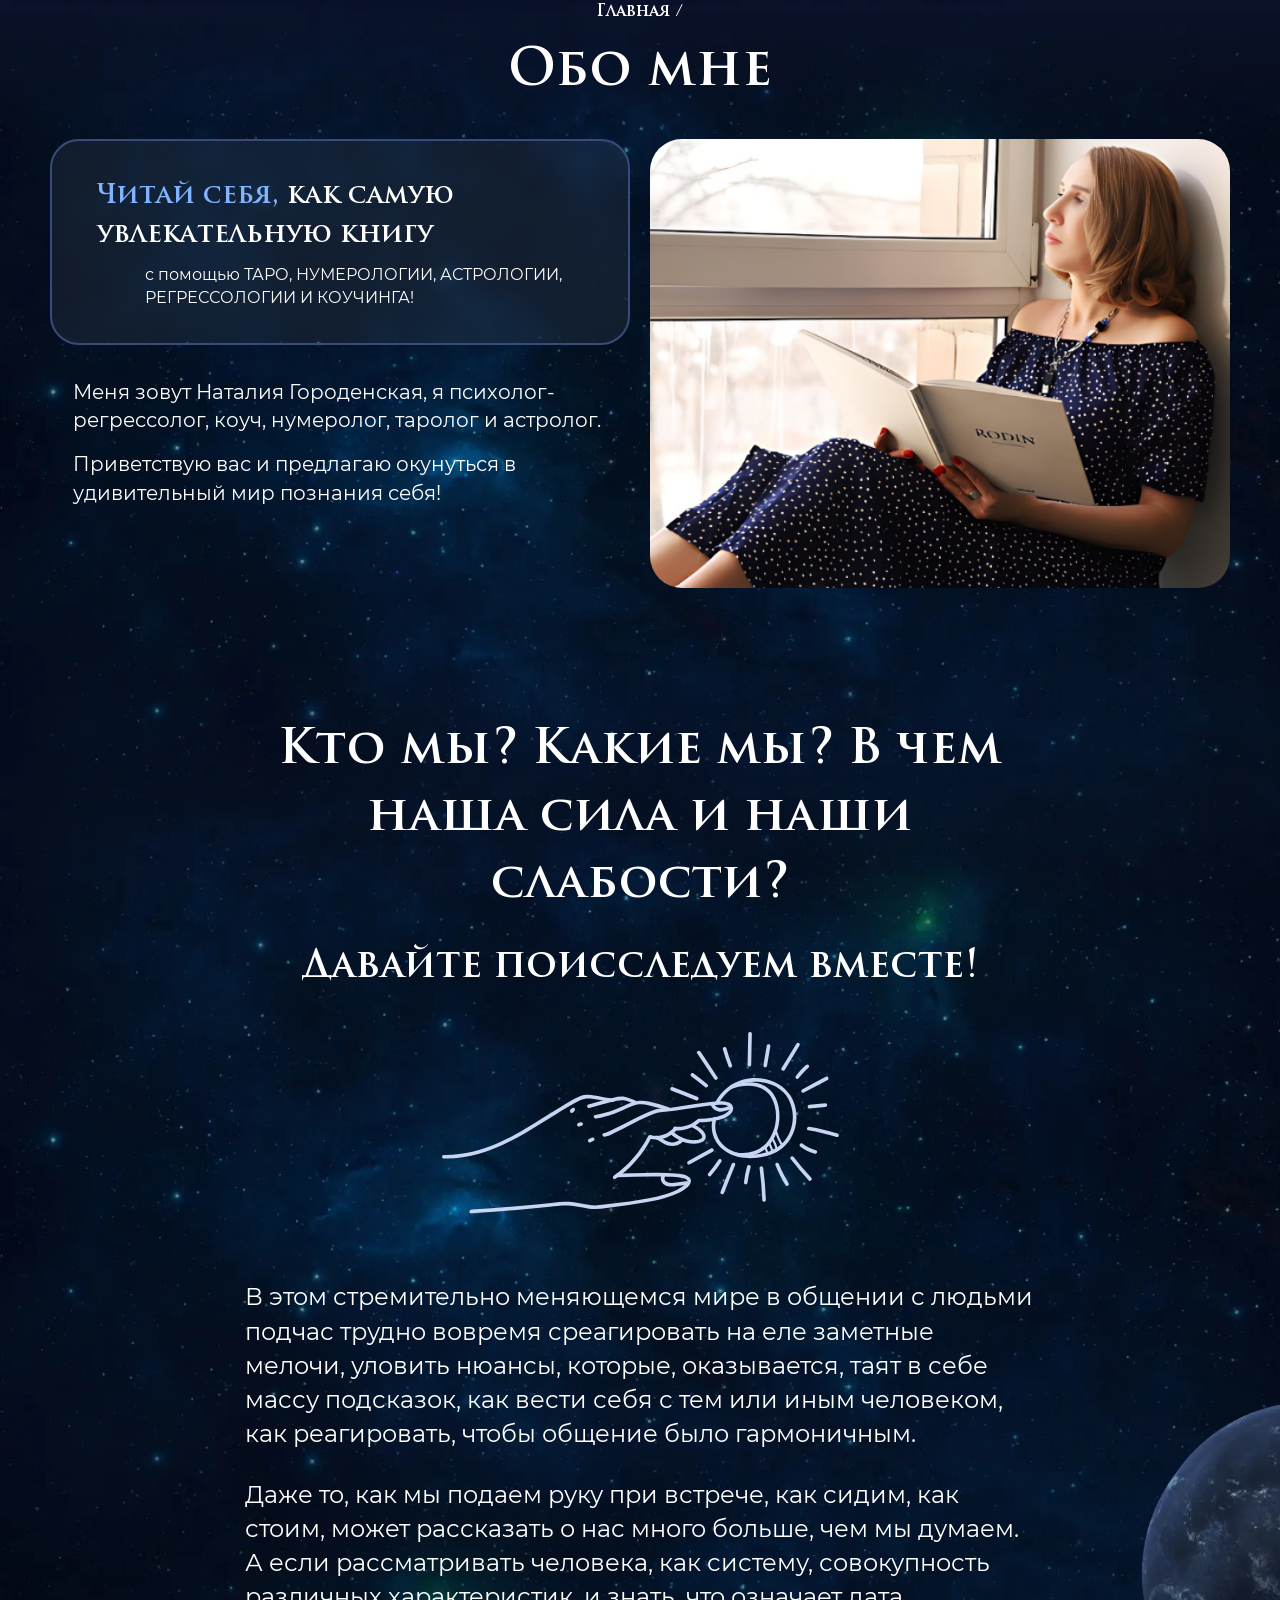
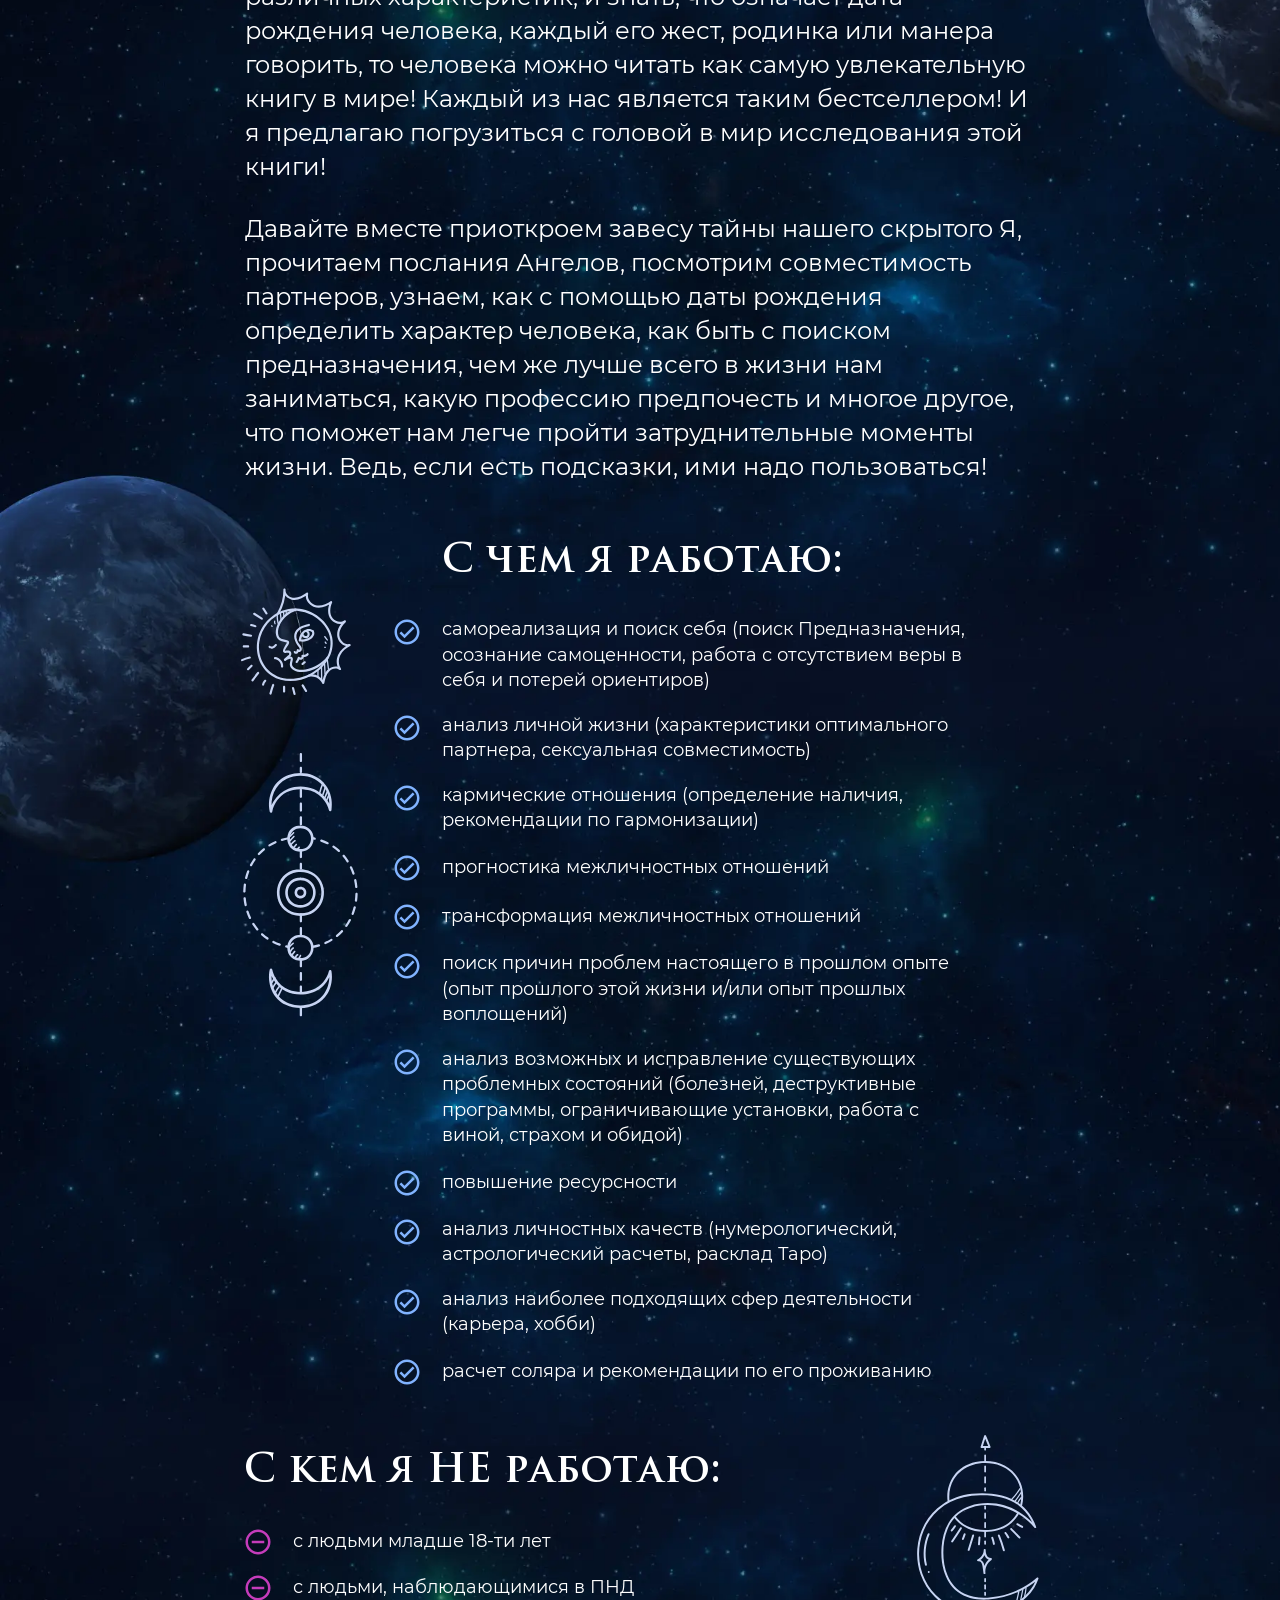
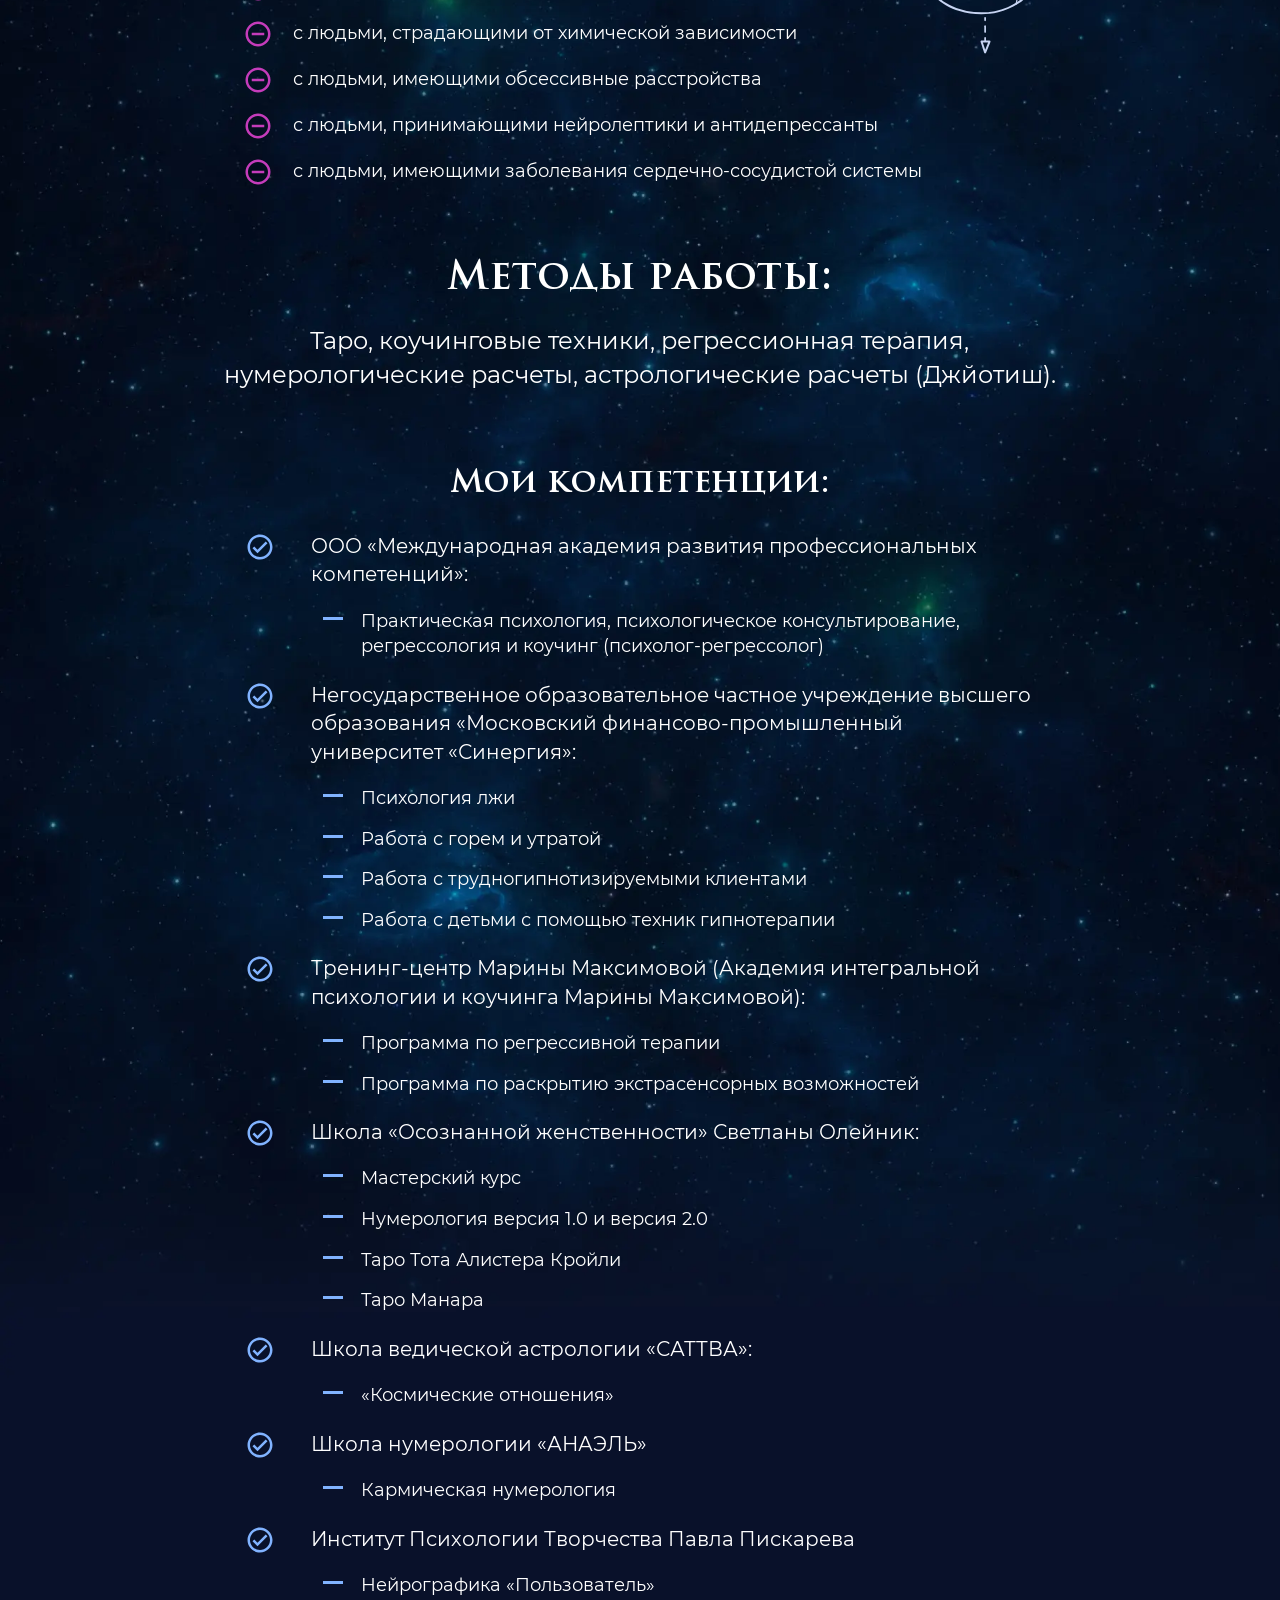
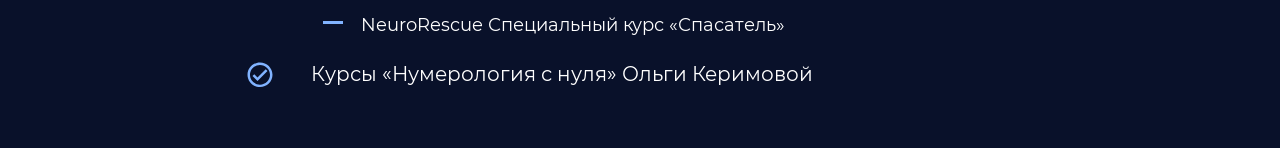
<file: aboutMe/aboutme.html>
<!DOCTYPE html>
<html lang="ru">

<head>
    <meta charset="UTF-8">
    <meta name="viewport" content="width=device-width, initial-scale=1.0">
    <link rel="stylesheet" href="./aboutme.css">
    <link rel="stylesheet" href="./mediaaboutme.css">
    <title>Обо мне</title>
</head>

<body>
    <main>
        <div class="container">
            <div class="section-back">
                Главная /
            </div>
            <div class="a-title a-main-title">
                Обо мне
            </div>
            <div class="a-about-me">
                <div class="a-about-me__item">
                    <div class="a-about-me__wrapper">
                        <div class="a-about-me__blur">
                        </div>
                        <div class="a-title a-about-me__title">
                            <span class="a-title__colored">Читай себя,</span> как самую увлекательную книгу
                        </div>
                        <p class="a-paragraph a-about-me__paragraph">
                            с помощью ТАРО, НУМЕРОЛОГИИ, АСТРОЛОГИИ, РЕГРЕССОЛОГИИ И КОУЧИНГА!
                        </p>
                    </div>
                    <p class="a-paragraph a-about-me__big a-margin">
                        Меня зовут Наталия Городенская, я психолог-регрессолог, коуч, нумеролог, таролог
                        и астролог.
                    </p>
                    <p class="a-paragraph a-about-me__big">
                        Приветствую вас и предлагаю окунуться в удивительный мир познания
                        себя!
                    </p>
                </div>
                <div class="a-about-me__item a-about-me__img">
                    <img src="../img/about-me.jpg" alt="Наталия Городенская фото">
                </div>
            </div>
            <div class="a-title a-title__question">
                Кто мы? Какие мы? В чем наша сила и наши слабости?
            </div>
            <div class="a-research">
                <div class="a-title a-research__title">
                    Давайте поисследуем вместе!
                </div>
                <p class="a-paragraph a-research__paragraph a-research__paragraph_image">
                    В этом стремительно меняющемся мире в общении с людьми подчас трудно вовремя
                    среагировать на еле заметные мелочи, уловить нюансы, которые, оказывается, таят в себе
                    массу подсказок, как вести себя с тем или иным человеком, как реагировать, чтобы общение было
                    гармоничным.
                </p>
                <p class="a-paragraph a-research__paragraph">
                    Даже то, как мы подаем руку при встрече, как сидим, как стоим, может рассказать о нас
                    много больше, чем мы думаем. А если рассматривать человека, как систему, совокупность
                    различных характеристик, и знать, что означает дата рождения человека, каждый его жест, родинка
                    или манера говорить, то человека можно читать как самую увлекательную книгу в мире! Каждый
                    из нас является таким бестселлером! И я предлагаю погрузиться с головой
                    в мир исследования этой книги!
                </p>
                <p class="a-paragraph a-research__paragraph">
                    Давайте вместе приоткроем завесу тайны нашего скрытого Я, прочитаем послания Ангелов, посмотрим
                    совместимость партнеров, узнаем, как с помощью даты рождения определить характер человека, как
                    быть с поиском предназначения, чем же лучше всего в жизни нам заниматься, какую
                    профессию предпочесть и многое другое, что поможет нам легче пройти затруднительные моменты
                    жизни. Ведь, если есть подсказки, ими надо пользоваться!
                </p>
            </div>
            <div class="a-work-with">
                <div class="a-title a-work-with__title">
                    С чем я работаю:
                </div>
                <ul class="list-reset a-work-with__list">
                    <li class="a-work-with__item">
                        самореализация и поиск себя (поиск Предназначения, осознание самоценности, работа с отсутствием
                        веры в себя и потерей ориентиров)
                    </li>
                    <li class="a-work-with__item">
                        анализ личной жизни (характеристики оптимального партнера, сексуальная совместимость)
                    </li>
                    <li class="a-work-with__item">
                        кармические отношения (определение наличия, рекомендации по гармонизации)
                    </li>
                    <li class="a-work-with__item">
                        прогностика межличностных отношений
                    </li>
                    <li class="a-work-with__item">
                        трансформация межличностных отношений
                    </li>
                    <li class="a-work-with__item">
                        поиск причин проблем настоящего в прошлом опыте (опыт прошлого этой жизни и/или опыт прошлых
                        воплощений)
                    </li>
                    <li class="a-work-with__item">
                        анализ возможных и исправление существующих проблемных состояний (болезней, деструктивные
                        программы, ограничивающие установки, работа с виной, страхом и обидой)
                    </li>
                    <li class="a-work-with__item">
                        повышение ресурсности
                    </li>
                    <li class="a-work-with__item">
                        анализ личностных качеств (нумерологический, астрологический расчеты, расклад Таро)
                    </li>
                    <li class="a-work-with__item">
                        анализ наиболее подходящих сфер деятельности (карьера, хобби)
                    </li>
                    <li class="a-work-with__item">
                        расчет соляра и рекомендации по его проживанию
                    </li>
                </ul>
            </div>
            <div class="a-not-work">
                <div class="a-title a-not-work__title">
                    С кем я НЕ работаю:
                </div>
                <ul class="list-reset a-not-work__list">
                    <li class="a-work-with__item a-not-work__item">
                        с людьми младше 18-ти лет
                    </li>
                    <li class="a-work-with__item a-not-work__item">
                        с людьми, наблюдающимися в ПНД
                    </li>
                    <li class="a-work-with__item a-not-work__item">
                        с людьми, страдающими от химической зависимости
                    </li>
                    <li class="a-work-with__item a-not-work__item">
                        с людьми, имеющими обсессивные расстройства
                    </li>
                    <li class="a-work-with__item a-not-work__item">
                        с людьми, принимающими нейролептики и антидепрессанты
                    </li>
                    <li class="a-work-with__item a-not-work__item">
                        с людьми, имеющими заболевания сердечно-сосудистой системы
                    </li>
                </ul>
            </div>
            <div class="methods">
                <div class="a-title methods__title">
                    Методы работы:
                </div>
                <p class="a-paragraph methods__paragraph">
                    Таро, коучинговые техники, регрессионная терапия, нумерологические расчеты, астрологические расчеты
                    (Джйотиш).
                </p>
                <div class="a-title methods__title_mini">
                    Мои компетенции:
                </div>
                <ul class="list-reset methods__list">
                    <li class="a-paragraph methods__item">
                        ООО «Международная академия развития профессиональных компетенций»:
                        <ul class="list-reset inner-list">
                            <li class="a-paragraph inner-list__item">
                                Практическая психология, психологическое консультирование, регрессология и коучинг (психолог-регрессолог) 
                            </li>
                        </ul>
                    </li>
                    <li class="a-paragraph methods__item">
                        Негосударственное образовательное частное учреждение высшего образования «Московский
                        финансово-промышленный университет «Синергия»:
                        <ul class="list-reset inner-list">
                            <li class="a-paragraph inner-list__item">
                                Психология лжи
                            </li>
                            <li class="a-paragraph inner-list__item">
                                Работа с горем и утратой
                            </li>
                            <li class="a-paragraph inner-list__item">
                                Работа с трудногипнотизируемыми клиентами
                            </li>
                            <li class="a-paragraph inner-list__item">
                                Работа с детьми с помощью техник гипнотерапии
                            </li>
                        </ul>
                    </li>
                    <li class="a-paragraph methods__item">
                        Тренинг-центр Марины Максимовой (Академия интегральной психологии и коучинга Марины Максимовой):
                        <ul class="list-reset inner-list">
                            <li class="a-paragraph inner-list__item">
                                Программа по регрессивной терапии
                            </li>
                            <li class="a-paragraph inner-list__item">
                                Программа по раскрытию экстрасенсорных возможностей
                            </li>
                        </ul>
                    </li>
                    <li class="a-paragraph methods__item">
                        Школа «Осознанной женственности» Светланы Олейник:
                        <ul class="list-reset inner-list">
                            <li class="a-paragraph inner-list__item">
                                Мастерский курс
                            </li>
                            <li class="a-paragraph inner-list__item">
                                Нумерология версия 1.0 и версия 2.0
                            </li>
                            <li class="a-paragraph inner-list__item">
                                Таро Тота Алистера Кройли
                            </li>
                            <li class="a-paragraph inner-list__item">
                                Таро Манара
                            </li>
                        </ul>
                    </li>
                    <li class="a-paragraph methods__item">
                        Школа ведической астрологии «САТТВА»:
                        <ul class="list-reset inner-list">
                            <li class="a-paragraph inner-list__item">
                                «Космические отношения» 
                            </li>
                        </ul>
                    </li>
                    <li class="a-paragraph methods__item">
                        Школа нумерологии «АНАЭЛЬ»
                        <ul class="list-reset inner-list">
                            <li class="a-paragraph inner-list__item">
                                Кармическая нумерология
                            </li>
                        </ul>
                    </li>
                    <li class="a-paragraph methods__item">
                        Институт Психологии Творчества Павла Пискарева
                        <ul class="list-reset inner-list">
                            <li class="a-paragraph inner-list__item">
                                Нейрографика «Пользователь»
                            </li>
                            <li class="a-paragraph inner-list__item">
                                NeuroRescue Специальный курс «Спасатель»
                            </li>
                        </ul>
                    </li>
                    <li class="a-paragraph methods__item">
                        Курсы «Нумерология с нуля» Ольги Керимовой
                    </li>
                </ul>
                <div class="methods__finish">
                    Это лишь те, что могут быть подтверждены дипломами и сертификатами. Я постоянно совершенствуюсь и
                    развиваюсь, пополняя копилку своих знаний и оттачивая мастерство.
                </div>
            </div>
        </div>
    </main>
</body>

</html>
</file>
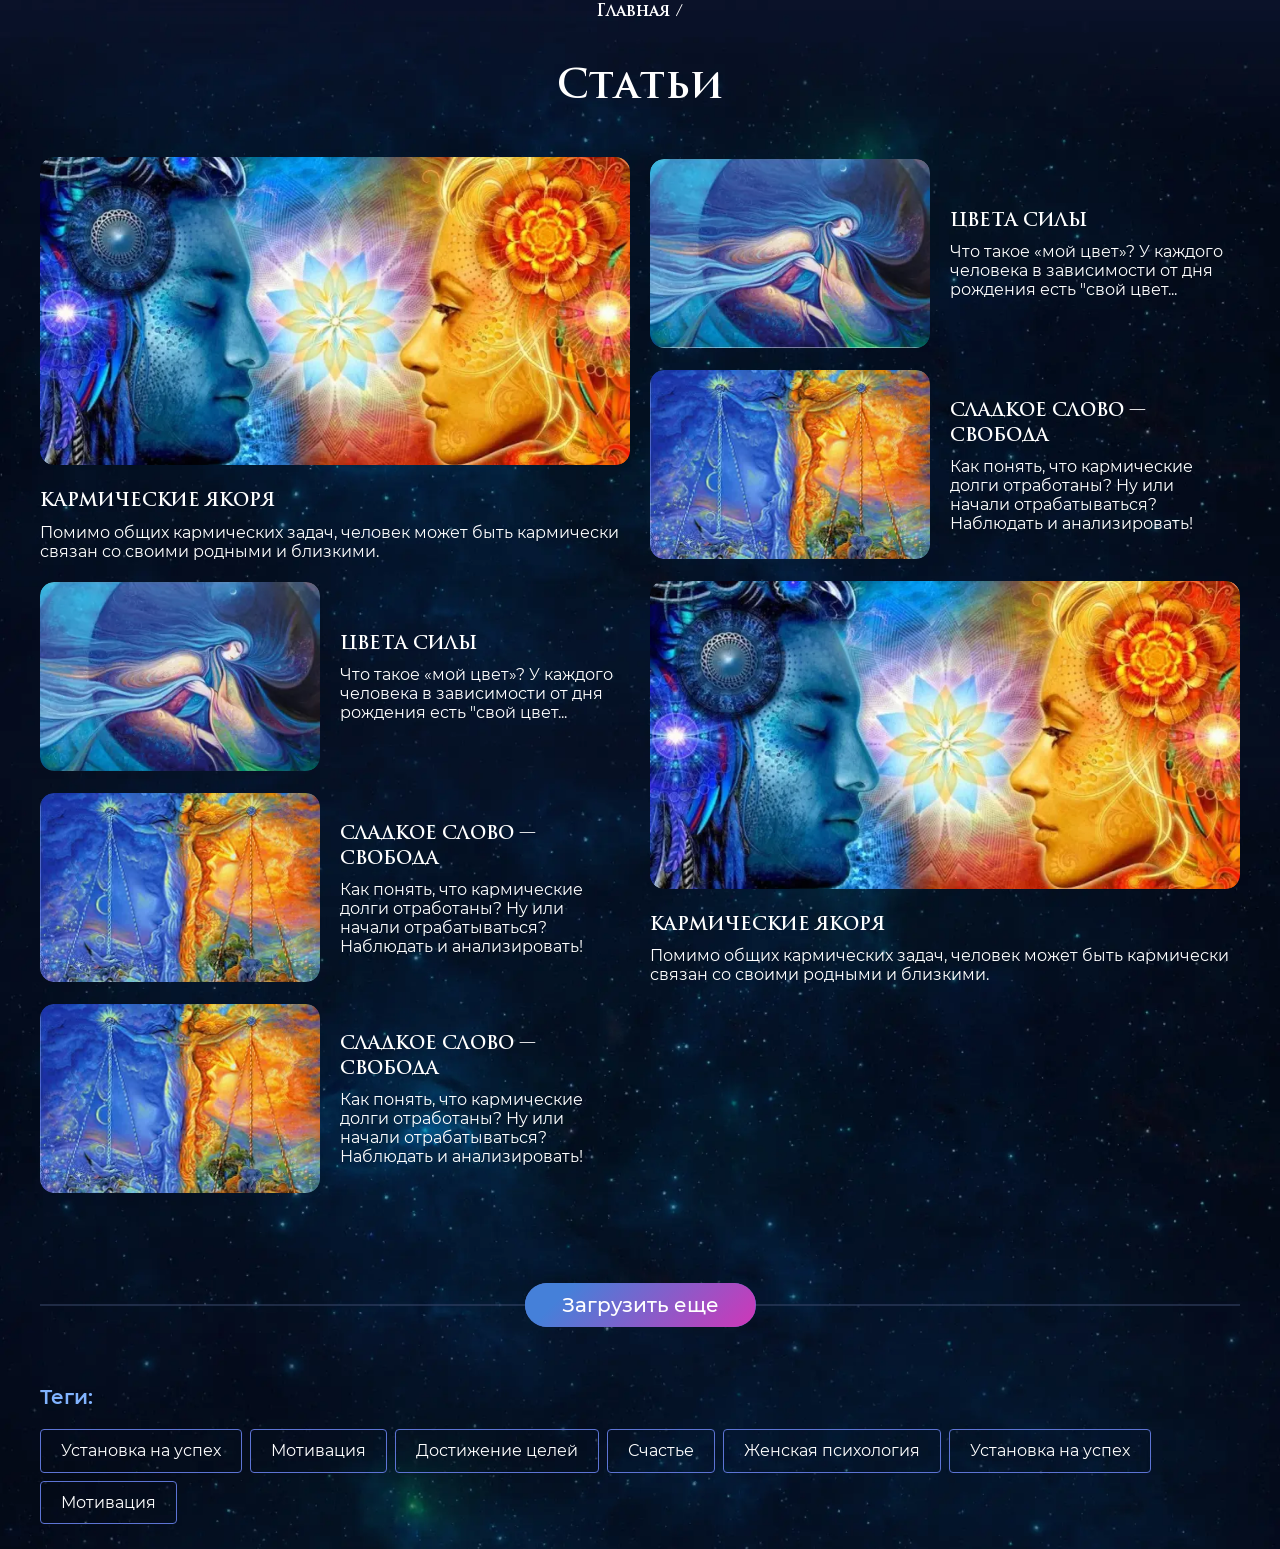
<file: articles/articles.html>
<!DOCTYPE html>
<html lang="ru">

<head>
    <meta charset="UTF-8">
    <meta name="viewport" content="width=device-width, initial-scale=1.0">
    <link rel="stylesheet" href="./articles.css">
    <title>Статьи</title>
</head>

<body>
    <main>
        <div class="container">
            <div class="section-back">
                Главная /
            </div>
            <div class="ar-title">
                Статьи
            </div>
            <section class="ar-articles">
                <div class="articles__item articles__item_grid-1">
                    <a class="articles__link" href="">
                        <article>
                            <div class="articles__img">
                                <img src="./articlesimg/articlesBig.webp"
                                    alt="Метафорические карты. Мужчина и женщина смотрят друг на друга">
                            </div>
                            <div class="ar-title articles__title">
                                КАРМИЧЕСКИЕ ЯКОРЯ
                            </div>
                            <p class="ar-articles__paragraph">
                                Помимо общих кармических задач, человек может быть кармически связан
                                со&nbsp;своими
                                родными и&nbsp;близкими.
                            </p>
                        </article>
                    </a>
                </div>
                <div class="item__mini articles__item_grid-2">
                    <a class="articles__link" href="">
                        <article class="item__article">
                            <div class="item__img">
                                <img src="./articlesimg/articlesMini1.webp"
                                    alt="Метафорические карты.Изображение женщины">
                            </div>
                            <div class="item__text">
                                <div class="ar-title item__title">
                                    ЦВЕТА СИЛЫ
                                </div>
                                <p class="ar-item__paragraph">
                                    Что такое &laquo;мой цвет&raquo;? У&nbsp;каждого человека
                                    в&nbsp;зависимости
                                    от&nbsp;дня рождения есть &quot;свой цвет...
                                </p>
                            </div>
                        </article>
                    </a>
                </div>
                <div class="item__mini articles__item_grid-3">
                    <a class="articles__link" href="">
                        <article class="item__article">
                            <div class="item__img">
                                <img src="./articlesimg/articlesMini2.webp"
                                    alt="Метафорические карты.Изображены весы в виде женщины">
                            </div>
                            <div class="item__text">
                                <div class="ar-title item__title">
                                    СЛАДКОЕ СЛОВО&nbsp;&mdash; СВОБОДА
                                </div>
                                <p class="ar-item__paragraph">
                                    Как понять, что кармические долги отработаны? Ну&nbsp;или начали
                                    отрабатываться?
                                    Наблюдать и&nbsp;анализировать!
                                </p>
                            </div>
                        </article>
                    </a>
                </div>
                <div class="articles__item articles__item_grid-4">
                    <a class="articles__link" href="">
                        <article>
                            <div class="articles__img">
                                <img src="./articlesimg/articlesBig.webp"
                                    alt="Метафорические карты. Мужчина и женщина смотрят друг на друга">
                            </div>
                            <div class="ar-title articles__title">
                                КАРМИЧЕСКИЕ ЯКОРЯ
                            </div>
                            <p class="ar-articles__paragraph">
                                Помимо общих кармических задач, человек может быть кармически связан
                                со&nbsp;своими
                                родными и&nbsp;близкими.
                            </p>
                        </article>
                    </a>
                </div>
                <div class="item__mini articles__item_grid-5">
                    <a class="articles__link" href="">
                        <article class="item__article">
                            <div class="item__img">
                                <img src="./articlesimg/articlesMini1.webp"
                                    alt="Метафорические карты.Изображение женщины">
                            </div>
                            <div class="item__text">
                                <div class="ar-title item__title">
                                    ЦВЕТА СИЛЫ
                                </div>
                                <p class="ar-item__paragraph">
                                    Что такое &laquo;мой цвет&raquo;? У&nbsp;каждого человека
                                    в&nbsp;зависимости
                                    от&nbsp;дня рождения есть &quot;свой цвет...
                                </p>
                            </div>
                        </article>
                    </a>
                </div>
                <div class="item__mini articles__item_grid-6">
                    <a class="articles__link" href="">
                        <article class="item__article">
                            <div class="item__img">
                                <img src="./articlesimg/articlesMini2.webp"
                                    alt="Метафорические карты.Изображены весы в виде женщины">
                            </div>
                            <div class="item__text">
                                <div class="ar-title item__title">
                                    СЛАДКОЕ СЛОВО&nbsp;&mdash; СВОБОДА
                                </div>
                                <p class="ar-item__paragraph">
                                    Как понять, что кармические долги отработаны? Ну&nbsp;или начали
                                    отрабатываться?
                                    Наблюдать и&nbsp;анализировать!
                                </p>
                            </div>
                        </article>
                    </a>
                </div>
                <div class="item__mini">
                    <a class="articles__link" href="">
                        <article class="item__article">
                            <div class="item__img">
                                <img src="./articlesimg/articlesMini2.webp"
                                    alt="Метафорические карты.Изображены весы в виде женщины">
                            </div>
                            <div class="item__text">
                                <div class="ar-title item__title">
                                    СЛАДКОЕ СЛОВО&nbsp;&mdash; СВОБОДА
                                </div>
                                <p class="ar-item__paragraph">
                                    Как понять, что кармические долги отработаны? Ну&nbsp;или начали
                                    отрабатываться?
                                    Наблюдать и&nbsp;анализировать!
                                </p>
                            </div>
                        </article>
                    </a>
                </div>
                
            </section>
            <div class="ar-center ar-center__margin">
                    <button class="btn btn-colored">
                        Загрузить еще
                    </button>
                </div>
            <section class="ar-tegs">
                <div class="ar-tags__title">
                    Теги:
                </div>
                <div class="ar-tags__tags">
                    <ul class="list-reset ar-tags__list">
                        <li class="ar-tags__item">
                            <a href="" class="ar-tags__link">
                                Установка на успех
                            </a>
                        </li>
                        <li class="ar-tags__item">
                            <a href="" class="ar-tags__link">
                                Мотивация
                            </a>
                        </li>
                        <li class="ar-tags__item">
                            <a href="" class="ar-tags__link">
                                Достижение целей
                            </a>
                        </li>
                        <li class="ar-tags__item">
                            <a href="" class="ar-tags__link">
                                Счастье
                            </a>
                        </li>
                        <li class="ar-tags__item">
                            <a href="" class="ar-tags__link">
                                Женская психология
                            </a>
                        </li>
                        <li class="ar-tags__item">
                            <a href="" class="ar-tags__link">
                                Установка на успех
                            </a>
                        </li>
                        <li class="ar-tags__item">
                            <a href="" class="ar-tags__link">
                                Мотивация
                            </a>
                        </li>
                    </ul>
                </div>
            </section>
        </div>
    </main>
</body>

</html>
</file>
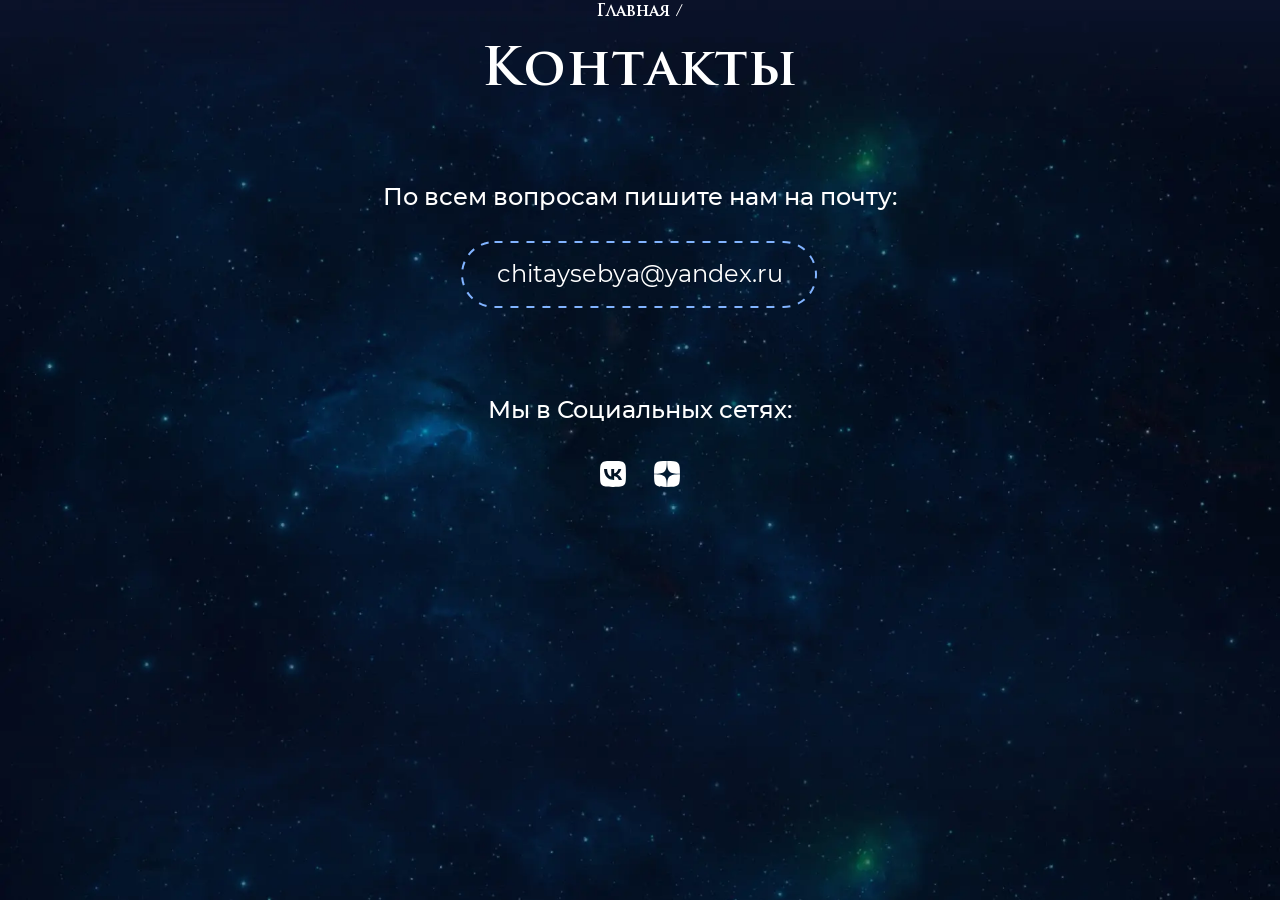
<file: contacts/contacts.html>
<!DOCTYPE html>
<html lang="ru">

<head>
    <meta charset="UTF-8">
    <meta name="viewport" content="width=device-width, initial-scale=1.0">
    <link rel="shortcut icon" type="image/svg" href="../img/favicon2.svg">
    <link rel="stylesheet" href="./contacts.css">
    <title>Контакты</title>
</head>

<body>
    <main>
        <div class="container">
            <div class="c-section-back">
                Главная /
            </div>
            <div class="c-title">
                Контакты
            </div>
            <div class="c-contacts">
                <div class="c-contacts__email">
                    <div class="c-contacts__paragraph">
                        По всем вопросам пишите нам на почту:
                    </div>
                    <a class="c-contacts__mail" href="mailto:chitaysebya@yandex.ru">
                        <svg width="356" height="67" viewBox="0 0 356 67" fill="none"
                            xmlns="http://www.w3.org/2000/svg">
                            <rect x="1" y="1" width="354" height="65" rx="32.5" stroke="#81B3FF" stroke-width="2"
                                stroke-dasharray="8 8" />
                        </svg>
                        chitaysebya@yandex.ru
                    </a>
                </div>
                <div class="c-contacts__socials">
                    <div class="c-contacts__paragraph">
                        Мы в Социальных сетях:
                    </div>
                    <ul class="list-reset socials c-contacts__social">
                        <li class="socials__item">
                            <a class="socials__link" href="" aria-label="Наша компания вконтакте">
                                <svg width="40" height="40" viewBox="0 0 40 40" fill="none"
                                    xmlns="http://www.w3.org/2000/svg">
                                    <path fill-rule="evenodd" clip-rule="evenodd"
                                        d="M8.87822 8.87798C7.05884 10.6974 7.05884 13.6256 7.05884 19.4821V20.5174C7.05884 26.3739 7.05884 29.3022 8.87822 31.1216C10.6976 32.9409 13.6258 32.9409 19.4824 32.9409H20.5177C26.3742 32.9409 29.3024 32.9409 31.1218 31.1216C32.9412 29.3022 32.9412 26.3739 32.9412 20.5174V19.4821C32.9412 13.6256 32.9412 10.6974 31.1218 8.87798C29.3024 7.05859 26.3742 7.05859 20.5177 7.05859H19.4824C13.6258 7.05859 10.6976 7.05859 8.87822 8.87798ZM11.0407 15.0226C11.1862 21.8624 14.6781 25.9729 20.8002 25.9729H21.1472V22.0597C23.3969 22.2789 25.0979 23.8902 25.7806 25.9729H28.9593C28.0863 22.8599 25.7918 21.139 24.3592 20.4813C25.7918 19.6702 27.8064 17.6972 28.2876 15.0226H25.4C24.7733 17.1929 22.9156 19.166 21.1472 19.3523V15.0226H18.2596V22.6078C16.4688 22.1693 14.2081 20.0429 14.1074 15.0226H11.0407Z"
                                        fill="white" />
                                </svg>
                            </a>
                        </li>
                        <li class="socials__item">
                            <a class="socials__link" href="" aria-label="Наша компания на дзен">
                                <svg width="40" height="40" viewBox="0 0 40 40" fill="none"
                                    xmlns="http://www.w3.org/2000/svg">
                                    <path fill-rule="evenodd" clip-rule="evenodd"
                                        d="M22.4958 22.4956C20.4622 24.5939 20.3235 27.2099 20.1387 32.9409C25.4815 32.9409 29.1698 32.9225 31.074 31.0737C32.9227 29.1695 32.9412 25.3057 32.9412 20.1384C27.2101 20.3233 24.5941 20.462 22.4958 22.4956ZM19.8614 32.9409C14.5185 32.9409 10.8303 32.9225 8.92606 31.0737C7.07733 29.1695 7.05884 25.3057 7.05884 20.1384C12.7899 20.3233 15.4059 20.462 17.5042 22.4956C19.5378 24.5939 19.6765 27.2099 19.8614 32.9409ZM17.5042 17.504C15.4059 19.5376 12.7899 19.6762 7.05884 19.8611C7.05884 14.6939 7.07733 10.83 8.92606 8.92582C10.8303 7.07708 14.5277 7.05859 19.8614 7.05859C19.6765 12.7897 19.5378 15.4057 17.5042 17.504ZM20.1387 7.05859C20.3143 12.7897 20.4622 15.4057 22.4958 17.504C24.5941 19.5376 27.2101 19.6762 32.9412 19.8611C32.9412 14.6939 32.9227 10.83 31.074 8.92582C29.1698 7.07708 25.4815 7.05859 20.1387 7.05859Z"
                                        fill="white" />
                                </svg>
                            </a>
                        </li>
                    </ul>
                </div>
            </div>
        </div>
    </main>
</body>

</html>
</file>
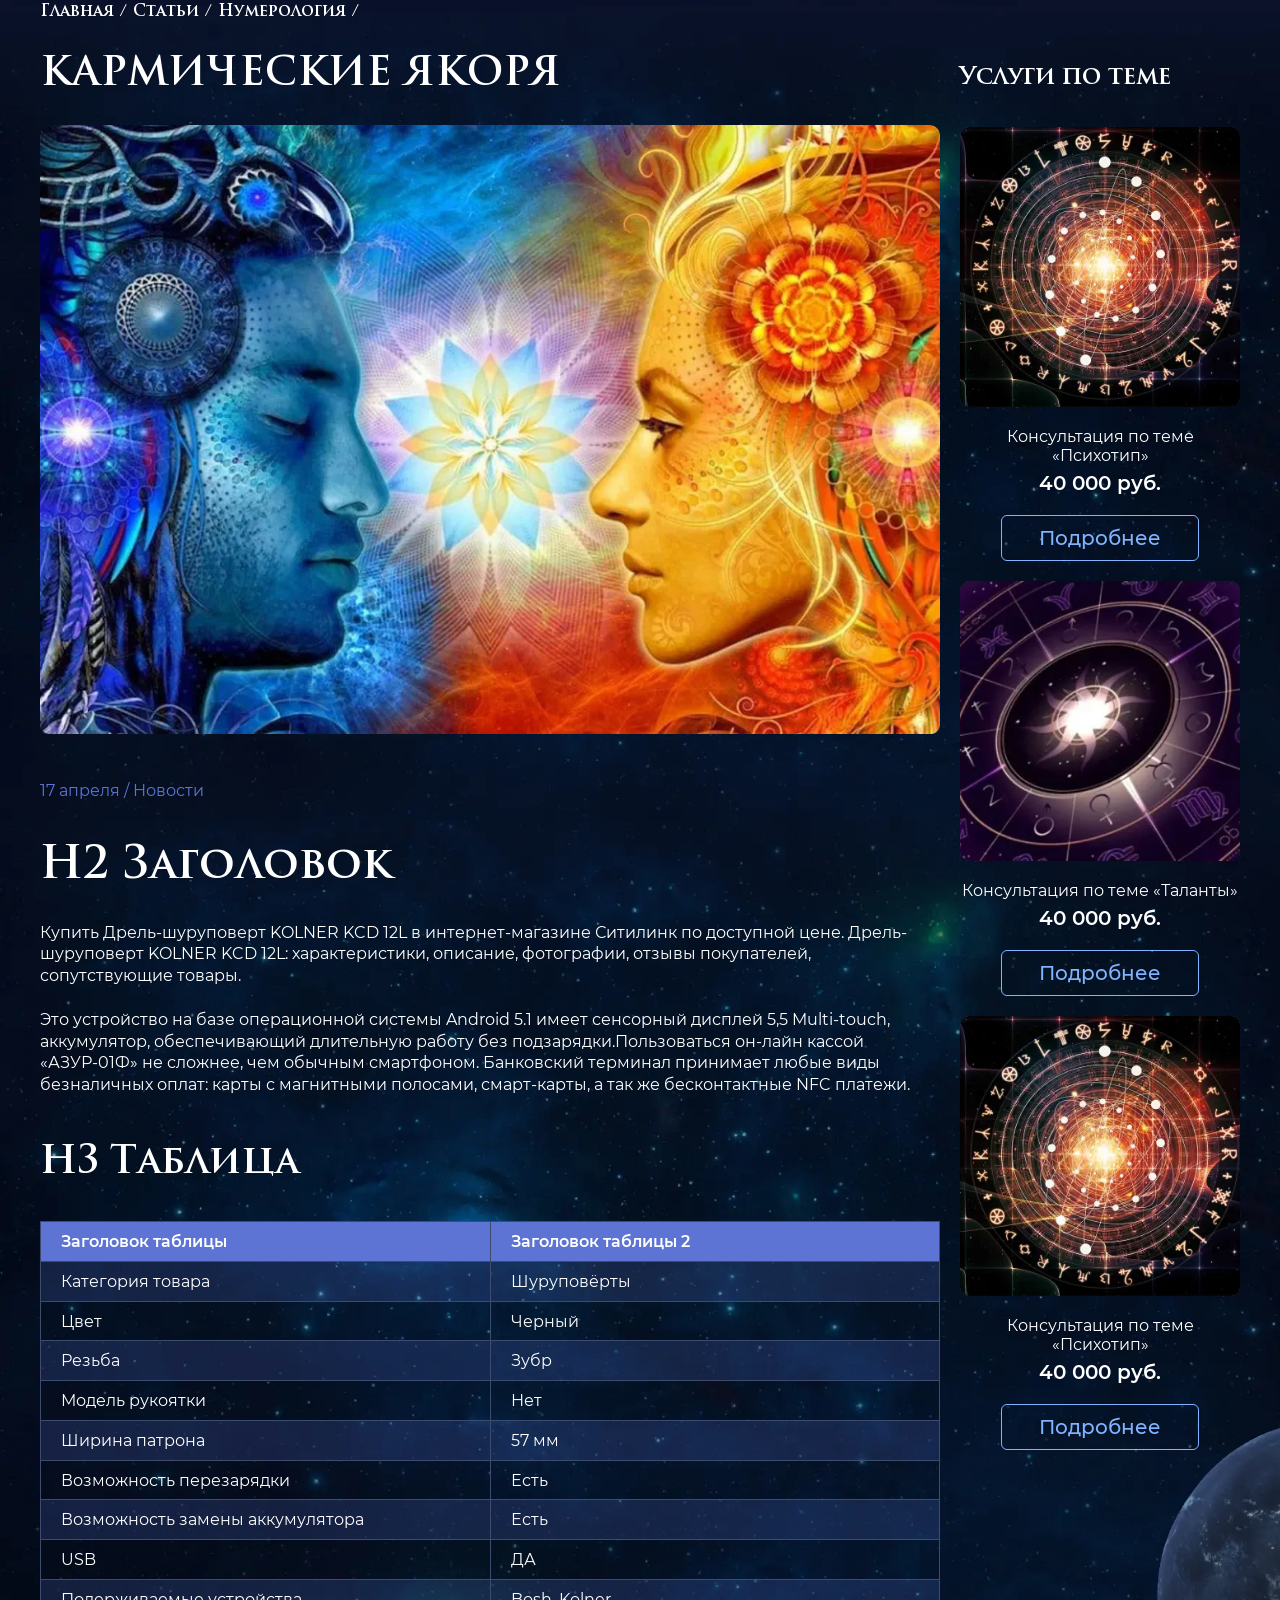
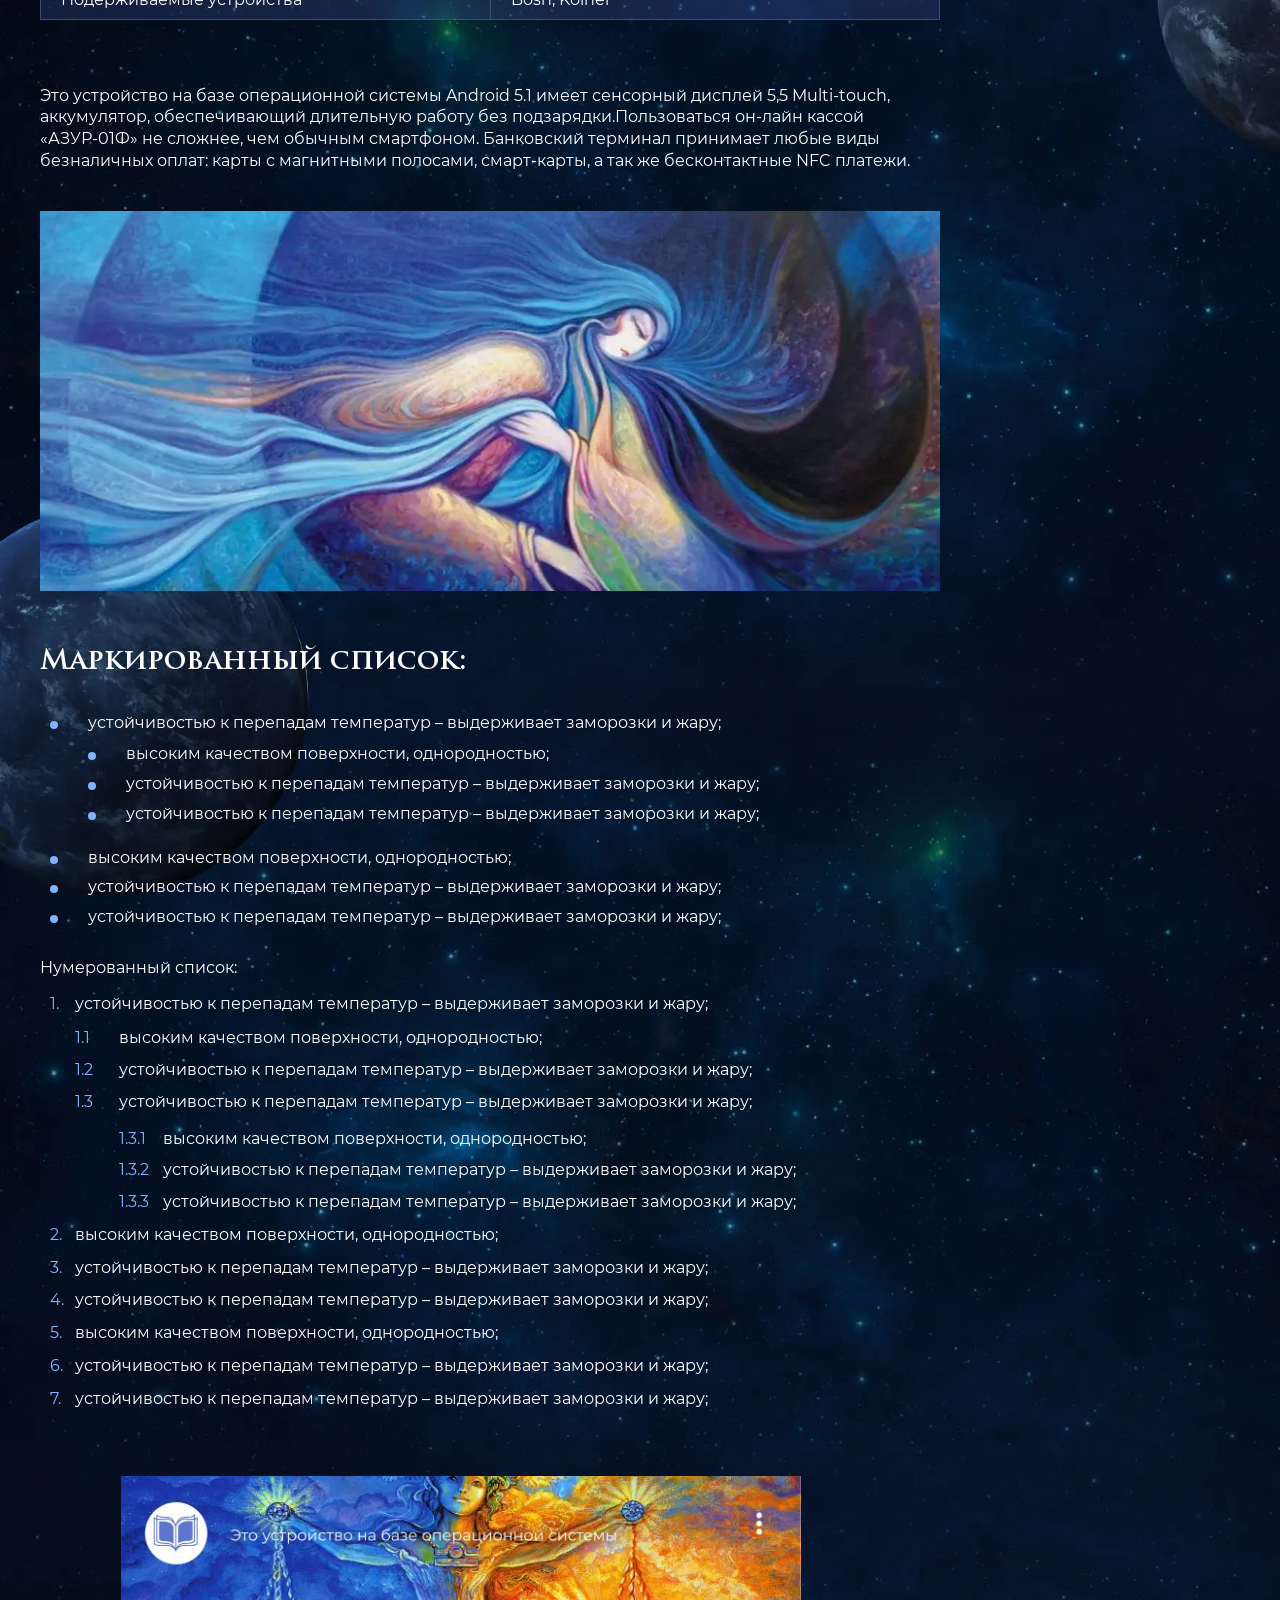
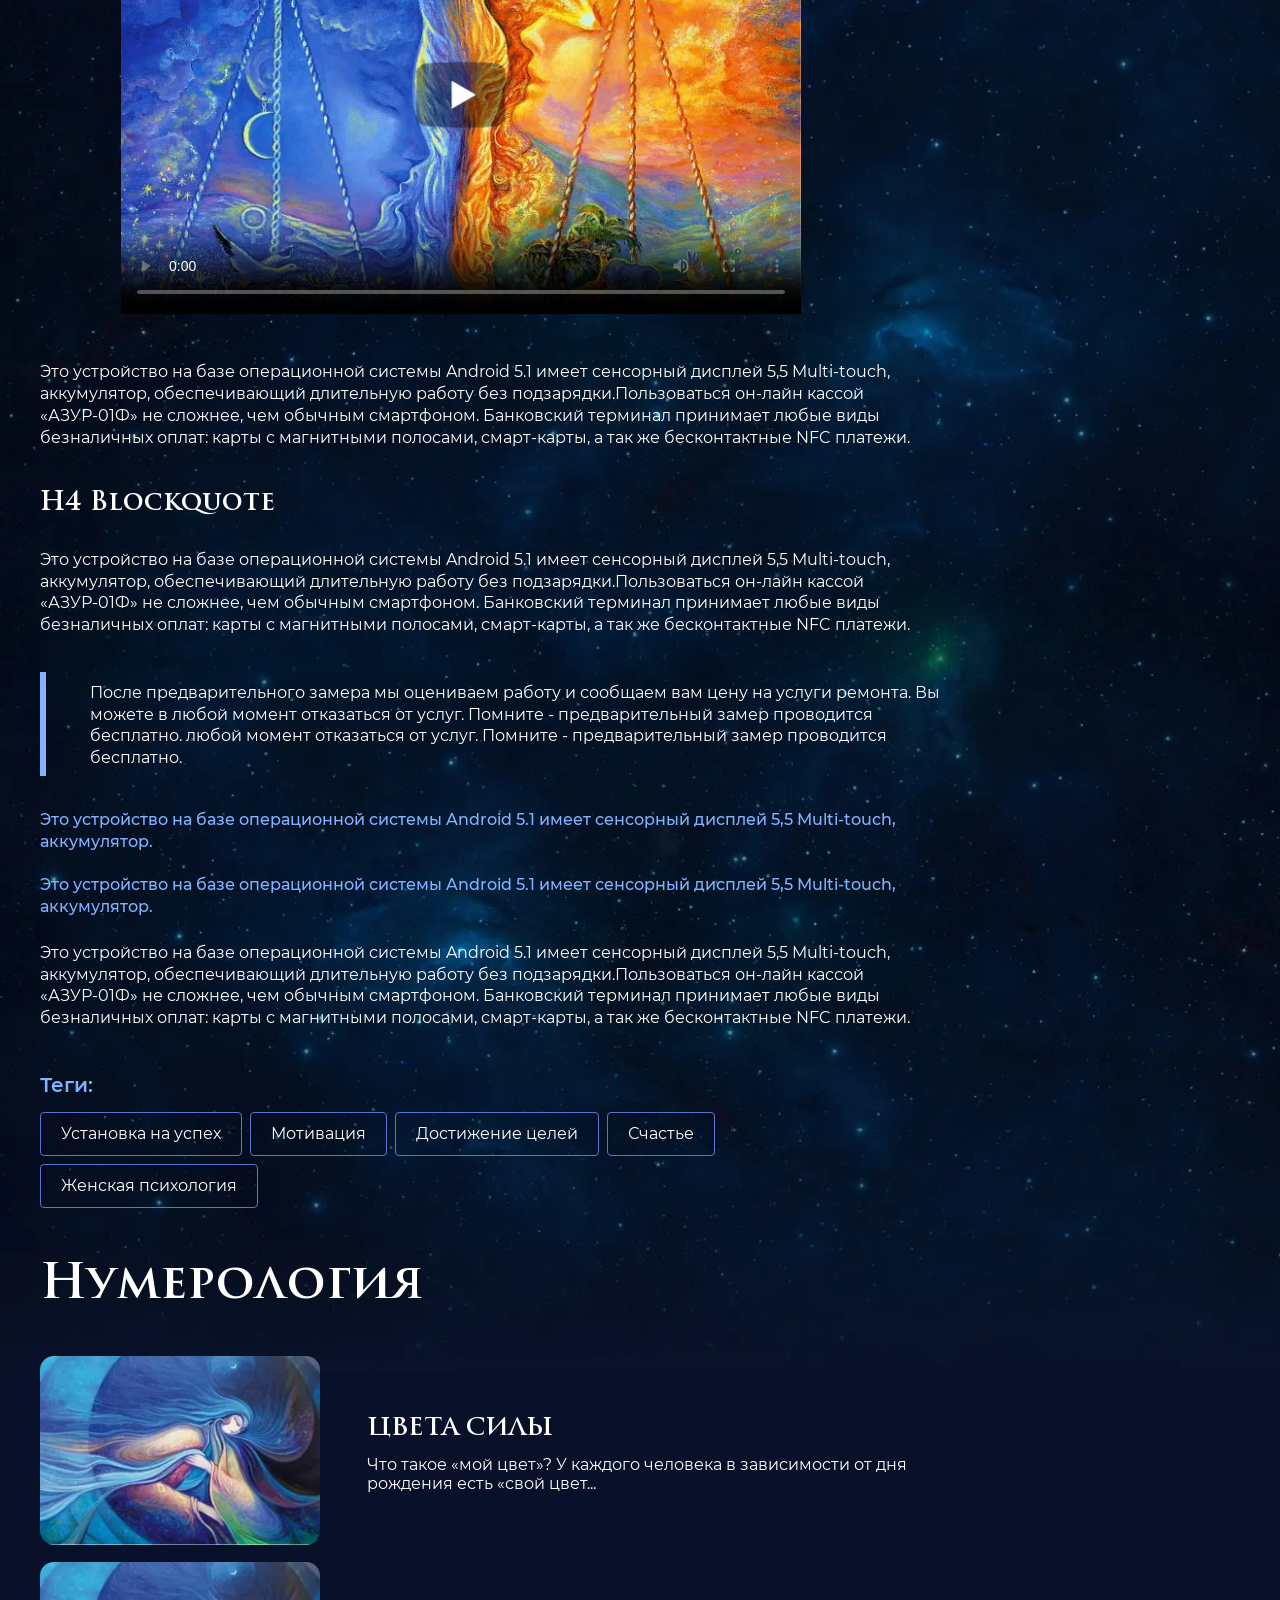
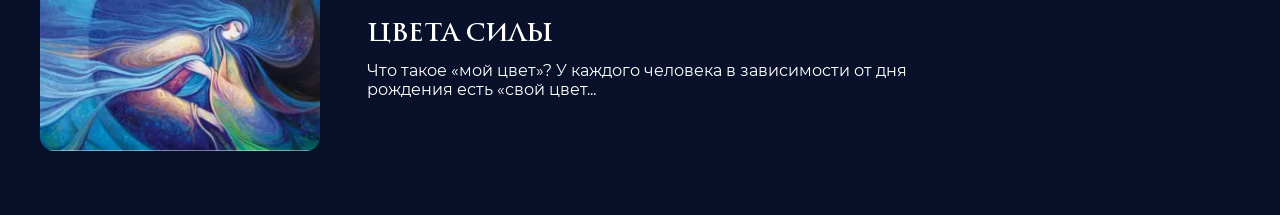
<file: onearticle/onearticle.html>
<!DOCTYPE html>
<html lang="ru">

<head>
    <meta charset="UTF-8">
    <meta name="viewport" content="width=device-width, initial-scale=1.0">
    <link rel="shortcut icon" type="image/svg" href="../img/favicon2.svg">
    <link rel="stylesheet" href="./onearticle.css">
    <link rel="stylesheet" href="./mediaonearticle.css">
    <script src="./onearticle.js"></script>
    <title>Кармические якоря</title>
</head>

<body>
    <main>
        <div class="container onearticle__container">
            <div class="onearticle__contant">
                <div class="section-back__onearticle">
                    Главная / Статьи / Нумерология /
                </div>
                <div class="oa-title">
                    КАРМИЧЕСКИЕ ЯКОРЯ
                </div>
                <div class="onearticle__img">
                    <img src="./onearticleimg/article-main.webp" alt="Главная картинка статьи">
                </div>
                <div class="onearticle__img_info">
                    17 апреля / Новости
                </div>
                <section class="oa-text">
                    <div class="oa-title onearticle__titleh2">
                        H2 Заголовок
                    </div>
                    <p class="onearticle__paragraph">
                        Купить Дрель-шуруповерт KOLNER KCD 12L в интернет-магазине Ситилинк по доступной цене.
                        Дрель-шуруповерт KOLNER KCD 12L: характеристики, описание, фотографии, отзывы покупателей,
                        сопутствующие товары.
                    </p>
                    <p class="onearticle__paragraph onearticle__paragraph_mb38">
                        Это устройство на базе операционной системы Android 5.1 имеет сенсорный дисплей 5,5 Multi-touch,
                        аккумулятор, обеспечивающий длительную работу без подзарядки.Пользоваться он-лайн кассой
                        «АЗУР-01Ф» не сложнее, чем обычным смартфоном. Банковский терминал принимает любые виды
                        безналичных оплат: карты с магнитными полосами, смарт-карты, а так же бесконтактные NFC платежи.
                    </p>
                    <div class="oa-title onearticle__titleh3">
                        H3 Таблица
                    </div>
                    <div class="wrapper">
                        <div class="hack1">
                            <div class="hack2">
                                <table class="onearticle__table table">
                                    <tbody>
                                        <tr class="onearticle__tr">
                                            <th>
                                                Заголовок таблицы
                                            </th>
                                            <th>
                                                Заголовок таблицы 2
                                            </th>
                                        </tr>

                                        <tr>
                                            <td>
                                                Категория товара
                                            </td>
                                            <td>
                                                Шуруповёрты
                                            </td>
                                        </tr>
                                        <tr>
                                            <td>
                                                Цвет
                                            </td>
                                            <td>
                                                Черный
                                            </td>
                                        </tr>
                                        <tr>
                                            <td>
                                                Резьба
                                            </td>
                                            <td>
                                                Зубр
                                            </td>
                                        </tr>
                                        <tr>
                                            <td>
                                                Модель рукоятки
                                            </td>
                                            <td>
                                                Нет
                                            </td>
                                        </tr>
                                        <tr>
                                            <td>
                                                Ширина патрона
                                            </td>
                                            <td>
                                                57 мм
                                            </td>
                                        </tr>
                                        <tr>
                                            <td>
                                                Возможность перезарядки
                                            </td>
                                            <td>
                                                Есть
                                            </td>
                                        </tr>
                                        <tr>
                                            <td>
                                                Возможность замены аккумулятора
                                            </td>
                                            <td>
                                                Есть
                                            </td>
                                        </tr>
                                        <tr>
                                            <td>
                                                USB
                                            </td>
                                            <td>
                                                ДА
                                            </td>
                                        </tr>
                                        <tr>
                                            <td>
                                                Подерживаемые устройства
                                            </td>
                                            <td>
                                                Bosh, Kolner
                                            </td>
                                        </tr>
                                    </tbody>
                                </table>
                            </div>
                        </div>
                    </div>
                    <p class="onearticle__paragraph onearticle__paragraph_mb62">
                        Это устройство на базе операционной системы Android 5.1 имеет сенсорный дисплей 5,5 Multi-touch,
                        аккумулятор, обеспечивающий длительную работу без подзарядки.Пользоваться он-лайн кассой
                        «АЗУР-01Ф» не сложнее, чем обычным смартфоном. Банковский терминал принимает любые виды
                        безналичных оплат: карты с магнитными полосами, смарт-карты, а так же бесконтактные NFC платежи.
                    </p>
                    <div class="onearticle__secondimg">
                        <img src="./onearticleimg/article-second.webp" alt="Нарисованная женщина">
                    </div>
                    <div class="oa-title onearticle__titlelist">
                        Маркированный список:
                    </div>
                    <ul class="list-reset onearticle__list">
                        <li class="onearticle__paragraph onearticle__item">
                            устойчивостью к перепадам температур – выдерживает заморозки и жару;
                            <ul class="list-reset onearticle__innerlist">
                                <li class="onearticle__paragraph onearticle__item">высоким качеством поверхности,
                                    однородностью;</li>
                                <li class="onearticle__paragraph onearticle__item">устойчивостью к перепадам температур
                                    – выдерживает заморозки и жару;</li>
                                <li class="onearticle__paragraph onearticle__item">устойчивостью к перепадам температур
                                    – выдерживает заморозки и жару;</li>
                            </ul>
                        </li>
                        <li class="onearticle__paragraph onearticle__item">высоким качеством поверхности, однородностью;
                        </li>
                        <li class="onearticle__paragraph onearticle__item">устойчивостью к перепадам температур –
                            выдерживает заморозки и жару;</li>
                        <li class="onearticle__paragraph onearticle__item">устойчивостью к перепадам температур –
                            выдерживает заморозки и жару;</li>
                    </ul>
                    <p class="onearticle__paragraph onearticle__paragraph_mb14">
                        Нумерованный список:
                    </p>
                    <ul class="list-reset onearticle__numericlist">
                        <li class="onearticle__paragraph onearticle__numericitem">
                            устойчивостью к перепадам температур – выдерживает заморозки и жару;
                            <ul class="list-reset onearticle__numericlist2">
                                <li class="onearticle__paragraph onearticle__numericitem2">высоким качеством
                                    поверхности, однородностью;</li>
                                <li class="onearticle__paragraph onearticle__numericitem2">устойчивостью к перепадам
                                    температур – выдерживает заморозки и жару;</li>
                                <li class="onearticle__paragraph onearticle__numericitem2">
                                    устойчивостью к перепадам температур – выдерживает заморозки и жару;
                                    <ul class="list-reset onearticle__numericlist3">
                                        <li class="onearticle__paragraph onearticle__numericitem3">высоким качеством
                                            поверхности, однородностью;</li>
                                        <li class="onearticle__paragraph onearticle__numericitem3">устойчивостью к
                                            перепадам температур – выдерживает заморозки и жару;</li>
                                        <li class="onearticle__paragraph onearticle__numericitem3">устойчивостью к
                                            перепадам температур – выдерживает заморозки и жару;</li>
                                    </ul>
                                </li>
                            </ul>
                        </li>
                        <li class="onearticle__paragraph onearticle__numericitem">высоким качеством поверхности,
                            однородностью;</li>
                        <li class="onearticle__paragraph onearticle__numericitem">устойчивостью к перепадам температур –
                            выдерживает заморозки и жару;</li>
                        <li class="onearticle__paragraph onearticle__numericitem">устойчивостью к перепадам температур –
                            выдерживает заморозки и жару;</li>
                        <li class="onearticle__paragraph onearticle__numericitem">высоким качеством поверхности,
                            однородностью;</li>
                        <li class="onearticle__paragraph onearticle__numericitem">устойчивостью к перепадам температур –
                            выдерживает заморозки и жару;</li>
                        <li class="onearticle__paragraph onearticle__numericitem">устойчивостью к перепадам температур –
                            выдерживает заморозки и жару;</li>
                    </ul>
                    <div class="oa-video">
                        <video controls width="700" height="450" poster="./onearticleimg/poster.webp"
                            preload="metadata">
                            <source src="#" type="video/mp4">
                        </video>
                    </div>
                    <p class="onearticle__paragraph onearticle__paragraph_mb46">
                        Это устройство на базе операционной системы Android 5.1 имеет сенсорный дисплей 5,5 Multi-touch,
                        аккумулятор, обеспечивающий длительную работу без подзарядки.Пользоваться он-лайн кассой
                        «АЗУР-01Ф» не сложнее, чем обычным смартфоном. Банковский терминал принимает любые виды
                        безналичных оплат: карты с магнитными полосами, смарт-карты, а так же бесконтактные NFC платежи.
                    </p>
                    <div class="oa-title onearticle__titleh4">
                        H4 Blockquote
                    </div>
                    <p class="onearticle__paragraph onearticle__paragraph_mb46">
                        Это устройство на базе операционной системы Android 5.1 имеет сенсорный дисплей 5,5 Multi-touch,
                        аккумулятор, обеспечивающий длительную работу без подзарядки.Пользоваться он-лайн кассой
                        «АЗУР-01Ф» не сложнее, чем обычным смартфоном. Банковский терминал принимает любые виды
                        безналичных оплат: карты с магнитными полосами, смарт-карты, а так же бесконтактные NFC платежи.
                    </p>
                    <p class="onearticle__paragraph onearticle__paragraph_blockquote">
                        После предварительного замера мы оцениваем работу и сообщаем вам цену на услуги ремонта. Вы
                        можете в любой момент отказаться от услуг. Помните - предварительный замер проводится бесплатно.
                        любой момент отказаться от услуг. Помните - предварительный замер проводится бесплатно.
                    </p>
                    <p class="onearticle__paragraph">
                        <a class="onearticle__link" href="#">
                            Это устройство на базе операционной системы Android 5.1 имеет сенсорный дисплей 5,5
                            Multi-touch, аккумулятор.
                        </a>
                    </p>
                    <p class="onearticle__paragraph onearticle__paragraph_mb29">
                        <a class="onearticle__link" href="#">
                            Это устройство на базе операционной системы Android 5.1 имеет сенсорный дисплей 5,5
                            Multi-touch, аккумулятор.
                        </a>
                    </p>
                    <p class="onearticle__paragraph media-margin">
                        Это устройство на базе операционной системы Android 5.1 имеет сенсорный дисплей 5,5 Multi-touch,
                        аккумулятор, обеспечивающий длительную работу без подзарядки.Пользоваться он-лайн кассой
                        «АЗУР-01Ф» не сложнее, чем обычным смартфоном. Банковский терминал принимает любые виды
                        безналичных оплат: карты с магнитными полосами, смарт-карты, а так же бесконтактные NFC платежи.
                    </p>
                    <section class="oa-tegs">
                        <div class="oa-tags__title">
                            Теги:
                        </div>
                        <div class="oa-tags__tags">
                            <ul class="list-reset oa-tags__list">
                                <li class="oa-tags__item">
                                    <a href="" class="oa-tags__link">
                                        Установка на успех
                                    </a>
                                </li>
                                <li class="oa-tags__item">
                                    <a href="" class="oa-tags__link">
                                        Мотивация
                                    </a>
                                </li>
                                <li class="oa-tags__item">
                                    <a href="" class="oa-tags__link">
                                        Достижение целей
                                    </a>
                                </li>
                                <li class="oa-tags__item">
                                    <a href="" class="oa-tags__link">
                                        Счастье
                                    </a>
                                </li>
                                <li class="oa-tags__item">
                                    <a href="" class="oa-tags__link">
                                        Женская психология
                                    </a>
                                </li>
                            </ul>
                        </div>
                    </section>
                </section>
                <section class="other-articles">
                    <div class="oa-title oa-title__margin">
                        Нумерология
                    </div>
                    <div class="oa-items">
                        <div class="oa-item__mini">
                            <a class="oa-item__link" href="">
                                <article class="oa-item__article">
                                    <div class="oa-item__img">
                                        <img src="./onearticleimg/articlesMini1.webp"
                                            alt="Метафорические карты.Изображение женщины">
                                    </div>
                                    <div class="oa-item__text">
                                        <div class="oa-title oa-item__title">
                                            ЦВЕТА СИЛЫ
                                        </div>
                                        <p class="oa-item__paragraph">
                                            Что такое &laquo;мой цвет&raquo;? У каждого человека
                                            в зависимости
                                            от дня рождения есть &laquo;свой цвет...
                                        </p>
                                    </div>
                                </article>
                            </a>
                        </div>
                        <div class="oa-item__mini">
                            <a class="oa-item__link" href="">
                                <article class="oa-item__article">
                                    <div class="oa-item__img">
                                        <img src="./onearticleimg/articlesMini1.webp"
                                            alt="Метафорические карты.Изображение женщины">
                                    </div>
                                    <div class="oa-item__text">
                                        <div class="oa-title oa-item__title">
                                            ЦВЕТА СИЛЫ
                                        </div>
                                        <p class="oa-item__paragraph">
                                            Что такое &laquo;мой цвет&raquo;? У каждого человека
                                            в зависимости
                                            от дня рождения есть &laquo;свой цвет...
                                        </p>
                                    </div>
                                </article>
                            </a>
                        </div>
                    </div>
                </section>
            </div>
            <aside class="aside">
                <div class="oa-title aside__title">
                    Услуги по теме
                </div>
                <ul class="list-reset aside__list">
                    <li class="aside__item">
                        <div class="aside__img">
                            <img src="./onearticleimg/aside1.webp" alt="Нумерология визуальное представление">
                        </div>
                        <p class="aside__paragraph">
                            Консультация по теме «Психотип»
                        </p>
                        <p class="aside__paragraph aside__paragraph-price">
                            40 000 руб.
                        </p>
                        <div class="aside-padding">
                            <a class="btn oa-btn-transparent btn-link" href="#">
                                Подробнее
                            </a>
                        </div>
                    </li>
                    <li class="aside__item">
                        <div class="aside__img">
                            <img src="./onearticleimg/aside2.webp" alt="Нумерология визуальное представление">
                        </div>
                        <p class="aside__paragraph">
                            Консультация по теме «Таланты»
                        </p>
                        <p class="aside__paragraph aside__paragraph-price">
                            40 000 руб.
                        </p>
                        <div class="aside-padding">
                            <a class="btn oa-btn-transparent btn-link" href="#">
                                Подробнее
                            </a>
                        </div>
                    </li>
                    <li class="aside__item">
                        <div class="aside__img">
                            <img src="./onearticleimg/aside1.webp" alt="Нумерология визуальное представление">
                        </div>
                        <p class="aside__paragraph">
                            Консультация по теме «Психотип»
                        </p>
                        <p class="aside__paragraph aside__paragraph-price">
                            40 000 руб.
                        </p>
                        <div class="aside-padding">
                            <a class="btn oa-btn-transparent btn-link" href="#">
                                Подробнее
                            </a>
                        </div>
                    </li>
                </ul>
            </aside>
        </div>
    </main>
</body>

</html>
</file>
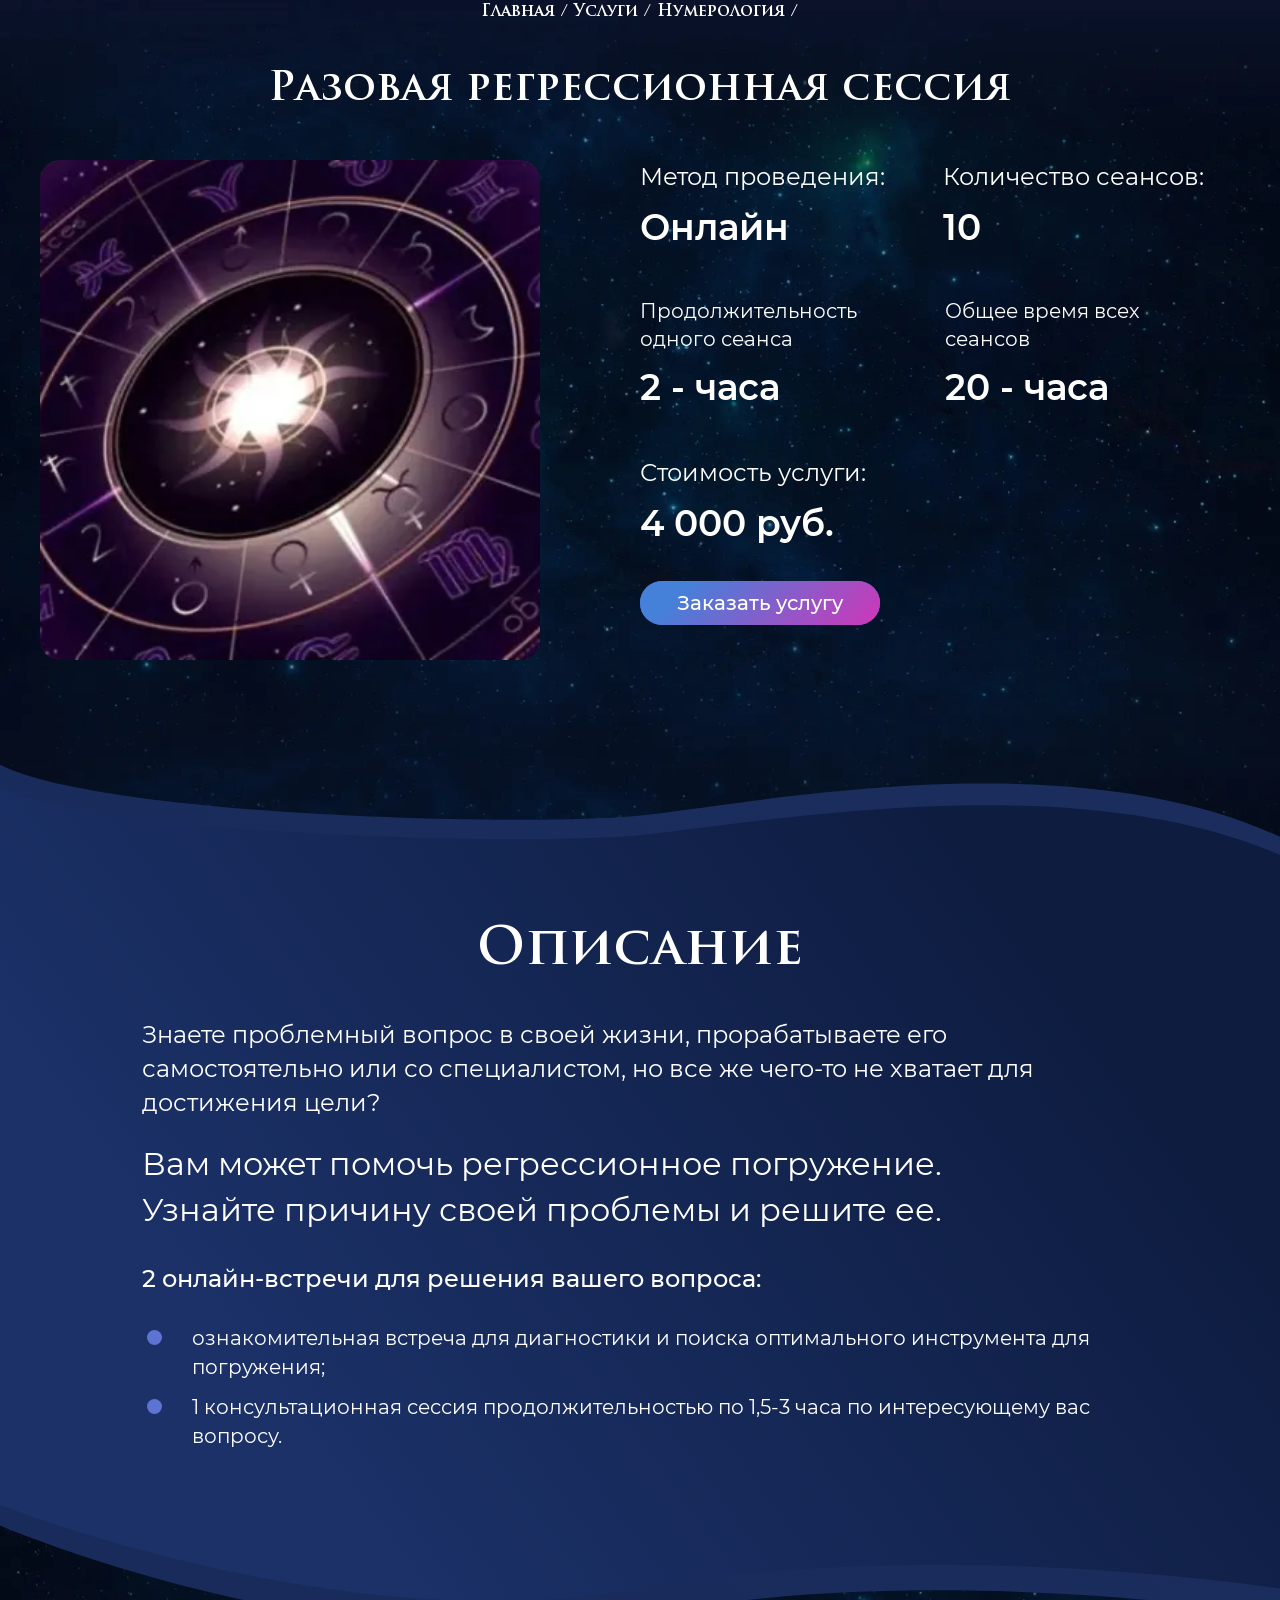
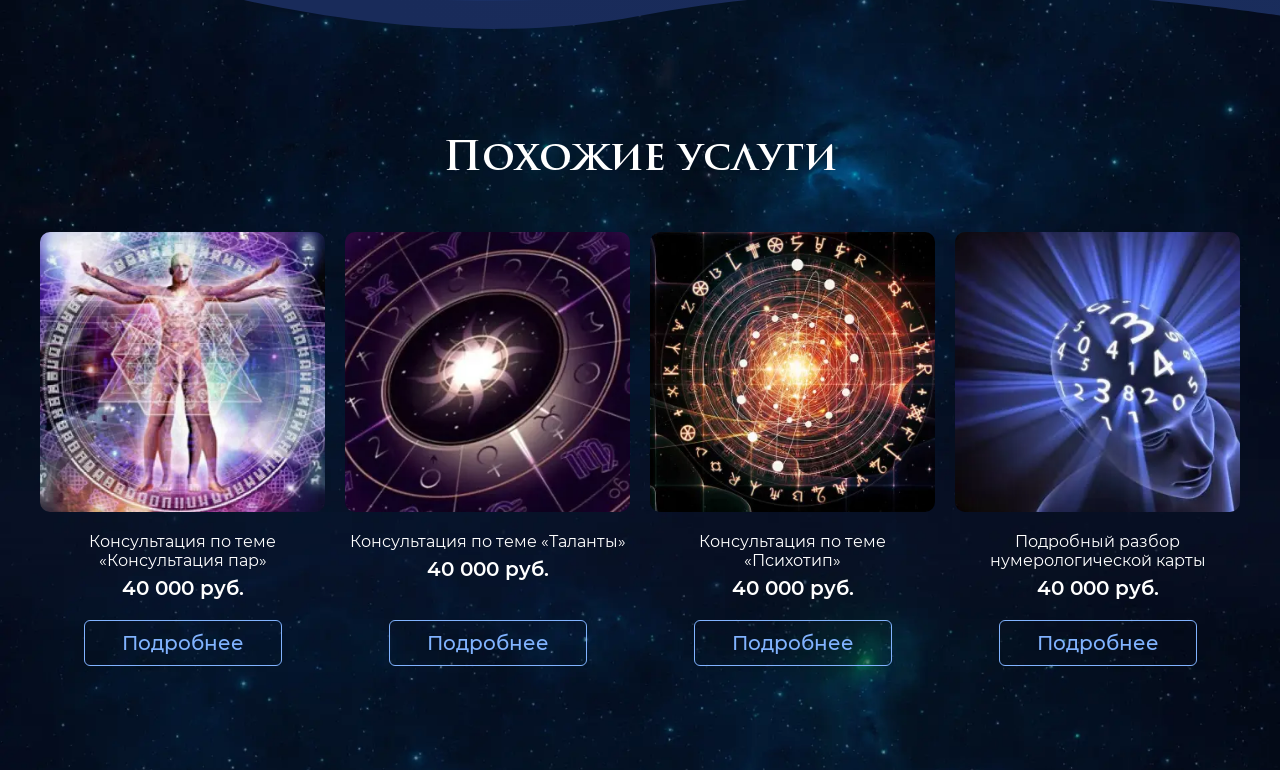
<file: oneservice/oneservice.html>
<!DOCTYPE html>
<html lang="ru">

<head>
    <meta charset="UTF-8">
    <meta name="viewport" content="width=device-width, initial-scale=1.0">
    <link rel="stylesheet" href="./oneservice.css">
    <script src="./oneservice.js"></script>
    <title>Разовая регрессионная сессия</title>
</head>

<body>
    <main>
        <div class="container">
            <div class="o-section-back">
                Главная / Услуги / Нумерология /
            </div>
            <div class="o-title">
                Разовая регрессионная сессия
            </div>
            <section class="o-info">
                <div class="o-info__img">
                    <img src="./oneserviceimg/oneservice1.webp" alt="Круг со знаками зодиака и солнцем в центре">
                </div>
                <div class="o-info-wrapper">
                    <div class="o-info__text">
                        <div class="o-info__method">
                            <div class="o-info__title">
                                Метод проведения:
                            </div>
                            <div class="o-info__meaning">
                                Онлайн
                            </div>
                        </div>
                        <div class="o-info__number">
                            <div class="o-info__title">
                                Количество сеансов:
                            </div>
                            <div class="o-info__meaning">
                                10
                            </div>
                        </div>
                    </div>
                    <div class="o-info__text2">
                        <div class="o-info__duration">
                            <div class="o-info__title o-info__title_mini">
                                Продолжительность <br>одного сеанса
                            </div>
                            <div class="o-info__meaning">
                                2 - часа
                            </div>
                        </div>
                        <div class="o-info__total-time">
                            <div class="o-info__title o-info__title_mini">
                                Общее время всех сеансов
                            </div>
                            <div class="o-info__meaning">
                                20 - часа
                            </div>
                        </div>
                    </div>
                    <div class="o-info__price">
                        <div class="o-info__title">
                            Стоимость услуги:
                        </div>
                        <div class="o-info__meaning">
                            4 000 руб.
                        </div>
                    </div>
                    <div class="o-for-button">
                        <button class="btn btn-colored">
                            Заказать услугу
                        </button>
                    </div>
                </div>
            </section>
        </div>
        <section class="o-description">
            <div class="container">
                <div class="o-description__contant">
                    <div class="o-title o-title__descr">
                        Описание
                    </div>
                    <p class="o-paragraph">
                        Знаете проблемный вопрос в своей жизни, прорабатываете его самостоятельно или со специалистом,
                        но все же чего-то не хватает для достижения цели?
                    </p>
                    <p class="o-paragraph o-paragraph__big o-paragraph__margin">
                        Вам может помочь регрессионное погружение.
                    </p>
                    <p class="o-paragraph o-paragraph__big">
                        Узнайте причину своей проблемы и решите ее.
                    </p>
                    <p class="o-paragraph o-paragraph__ul">
                        2 онлайн-встречи для решения вашего вопроса:
                    </p>
                    <ul class="list-reset">
                        <li class="o-paragraph o-description__item">
                            ознакомительная встреча для диагностики и поиска оптимального инструмента для погружения;
                        </li>
                        <li class="o-paragraph o-description__item">
                            1 консультационная сессия продолжительностью по 1,5-3 часа по интересующему вас вопросу.
                        </li>
                    </ul>
                </div>
            </div>
        </section>
        <section class="o-same-services">
            <div class="container">
                <div class="o-title o-same-services__title">
                    Похожие услуги
                </div>
                <ul class="list-reset o-same-services__list">
                    <li class="o-same-services__item">
                        <div class="o-same-services__img">
                            <img src="./oneserviceimg/oneservice.webp" alt="Нумерология визуальное представление">
                        </div>
                        <p class="o-same-services__paragraph">
                            Консультация по теме «Консультация пар»
                        </p>
                        <p class="o-same-services__paragraph o-same-services__paragraph-price">
                            40 000 руб.
                        </p>
                        <div class="o-same-services-padding">
                            <a class="btn o-btn-transparent btn-link" href="#">
                                Подробнее
                            </a>
                        </div>
                    </li>
                    <li class="o-same-services__item">
                        <div class="o-same-services__img">
                            <img src="./oneserviceimg/oneservice1.webp" alt="Нумерология визуальное представление">
                        </div>
                        <p class="o-same-services__paragraph">
                            Консультация по теме «Таланты»
                        </p>
                        <p class="o-same-services__paragraph o-same-services__paragraph-price">
                            40 000 руб.
                        </p>
                        <div class="o-same-services-padding">
                            <a class="btn o-btn-transparent btn-link" href="#">
                                Подробнее
                            </a>
                        </div>
                    </li>
                    <li class="o-same-services__item">
                        <div class="o-same-services__img">
                            <img src="./oneserviceimg/oneservice2.webp" alt="Нумерология визуальное представление">
                        </div>
                        <p class="o-same-services__paragraph">
                            Консультация по теме «Психотип»
                        </p>
                        <p class="o-same-services__paragraph o-same-services__paragraph-price">
                            40 000 руб.
                        </p>
                        <div class="o-same-services-padding">
                            <a class="btn o-btn-transparent btn-link" href="#">
                                Подробнее
                            </a>
                        </div>
                    </li>
                    <li class="o-same-services__item">
                        <div class="o-same-services__img">
                            <img src="./oneserviceimg/oneservice3.webp" alt="Нумерология визуальное представление">
                        </div>
                        <p class="o-same-services__paragraph">
                            Подробный разбор нумерологической карты
                        </p>
                        <p class="o-same-services__paragraph o-same-services__paragraph-price">
                            40 000 руб.
                        </p>
                        <div class="o-same-services-padding">
                            <a class="btn o-btn-transparent btn-link" href="#">
                                Подробнее
                            </a>
                        </div>
                    </li>
                </ul>
            </div>
        </section>
    </main>
</body>

</html>
</file>
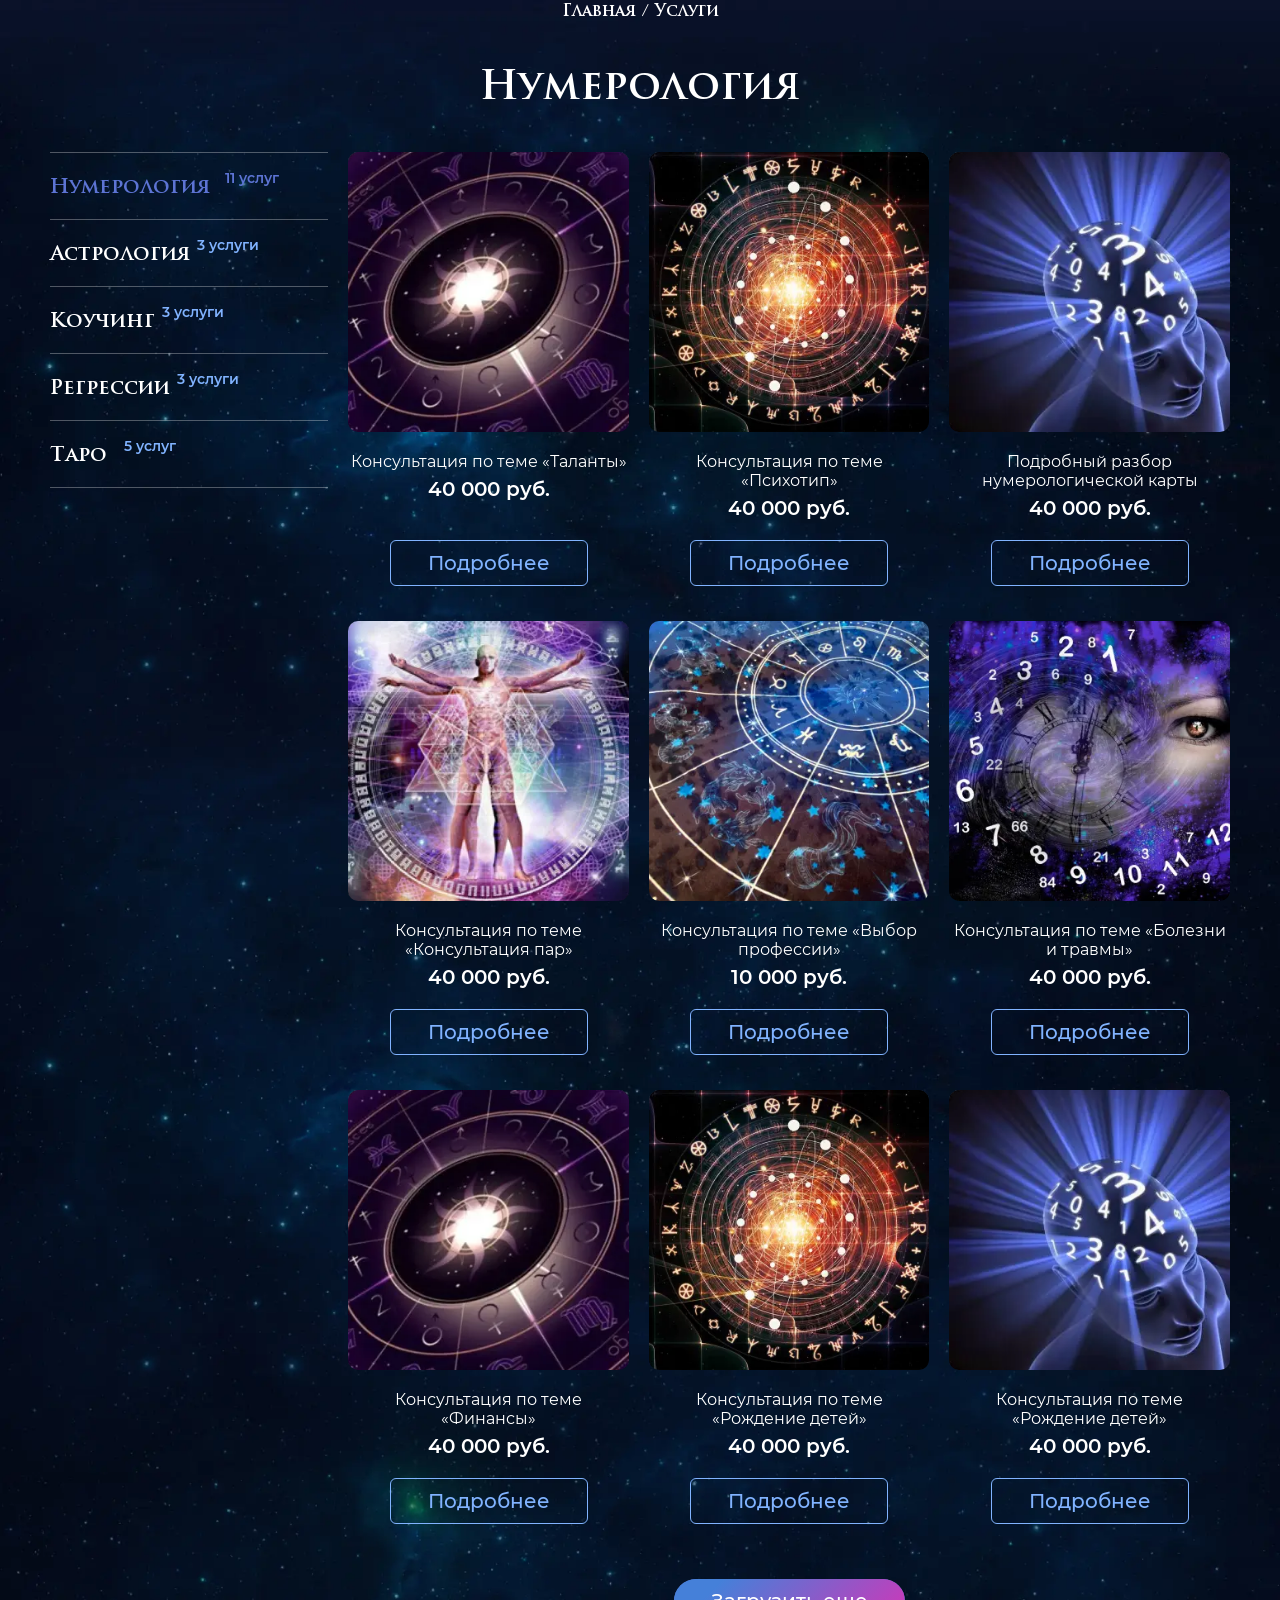
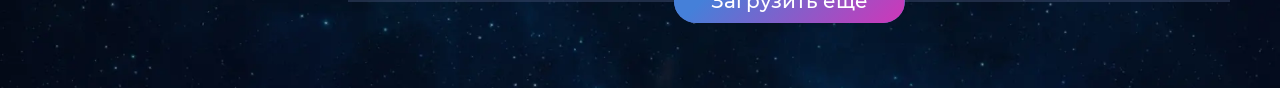
<file: section/section.html>
<!DOCTYPE html>
<html lang="ru">

<head>
    <meta charset="UTF-8">
    <meta name="viewport" content="width=device-width, initial-scale=1.0">
    <link rel="stylesheet" href="./section.css">
    <script defer src="./section.js"></script>
    <title>Нумерология</title>
</head>

<body>
    <main>
        <div class="container">
            <div class="ss-section-back">
                Главная / Услуги
            </div>
            <div class="ss-title">
                Нумерология
            </div>
            <div class="ss-section-wrapper">
                <div class="ss-section__flex ss-section__flex_catalog">
                    <ul class="list-reset ss-section__list">
                        <li class="ss-section__item">
                            <a class="ss-section__link ss-section__link_active" href="#">
                                <span class="ss-section__link_name">Нумерология<span
                                        class="ss-section__link_number ss-section__link_active">11 услуг</span></span>
                            </a>
                        </li>
                        <li class="ss-section__item">
                            <a class="ss-section__link" href="#">
                                <span class="ss-section__link_name">Астрология<span class="ss-section__link_number">3
                                        услуги</span></span>
                            </a>
                        </li>
                        <li class="ss-section__item">
                            <a class="ss-section__link" href="#">
                                <span class="ss-section__link_name">Коучинг<span class="ss-section__link_number">3
                                        услуги</span></span>
                            </a>
                        </li>
                        <li class="ss-section__item">
                            <a class="ss-section__link" href="#">
                                <span class="ss-section__link_name">Регрессии<span class="ss-section__link_number">3
                                        услуги</span></span>
                            </a>
                        </li>
                        <li class="ss-section__item">
                            <a class="ss-section__link" href="#">
                                <span class="ss-section__link_name">Таро<span class="ss-section__link_number">5
                                        услуг</span></span>
                            </a>
                        </li>
                    </ul>
                </div>
                <div class="ss-section__flex ss-section__flex_items">
                    <ul class="list-reset ss-items">
                        <li class="ss-items__item">
                            <div class="ss-items__img">
                                <img src="./sectionimg/section1.webp" alt="Нумерология визуальное представление">
                            </div>
                            <p class="ss-section__paragraph">
                                Консультация по теме «Таланты»
                            </p>
                            <p class="ss-section__paragraph ss-section__paragraph-price">
                                40 000 руб.
                            </p>
                            <div class="ss-padding">
                                <a class="btn ss-btn-transparent btn-link" href="#">
                                    Подробнее
                                </a>
                            </div>
                        </li>
                        <li class="ss-items__item">
                            <div class="ss-items__img">
                                <img src="./sectionimg/section2.webp" alt="Нумерология визуальное представление">
                            </div>
                            <p class="ss-section__paragraph">
                                Консультация по теме «Психотип»
                            </p>
                            <p class="ss-section__paragraph ss-section__paragraph-price">
                                40 000 руб.
                            </p>
                            <div class="ss-padding">
                                <a class="btn ss-btn-transparent btn-link" href="#">
                                    Подробнее
                                </a>
                            </div>
                        </li>
                        <li class="ss-items__item">
                            <div class="ss-items__img">
                                <img src="./sectionimg/section3.webp" alt="Нумерология визуальное представление">
                            </div>
                            <p class="ss-section__paragraph">
                                Подробный разбор нумерологической карты
                            </p>
                            <p class="ss-section__paragraph ss-section__paragraph-price">
                                40 000 руб.
                            </p>
                            <div class="ss-padding">
                                <a class="btn ss-btn-transparent btn-link" href="#">
                                    Подробнее
                                </a>
                            </div>
                        </li>
                        <li class="ss-items__item">
                            <div class="ss-items__img">
                                <img src="./sectionimg/section4.webp" alt="Нумерология визуальное представление">
                            </div>
                            <p class="ss-section__paragraph">
                                Консультация по теме «Консультация пар»
                            </p>
                            <p class="ss-section__paragraph ss-section__paragraph-price">
                                40 000 руб.
                            </p>
                            <div class="ss-padding">
                                <a class="btn ss-btn-transparent btn-link" href="#">
                                    Подробнее
                                </a>
                            </div>
                        </li>
                        <li class="ss-items__item">
                            <div class="ss-items__img">
                                <img src="./sectionimg/section5.webp" alt="Нумерология визуальное представление">
                            </div>
                            <p class="ss-section__paragraph">
                                Консультация по теме «Выбор профессии»
                            </p>
                            <p class="ss-section__paragraph ss-section__paragraph-price">
                                10 000 руб.
                            </p>
                            <div class="ss-padding">
                                <a class="btn ss-btn-transparent btn-link" href="#">
                                    Подробнее
                                </a>
                            </div>
                        </li>
                        <li class="ss-items__item">
                            <div class="ss-items__img">
                                <img src="./sectionimg/section6.webp" alt="Нумерология визуальное представление">
                            </div>
                            <p class="ss-section__paragraph">
                                Консультация по теме «Болезни и травмы»
                            </p>
                            <p class="ss-section__paragraph ss-section__paragraph-price">
                                40 000 руб.
                            </p>
                            <div class="ss-padding">
                                <a class="btn ss-btn-transparent btn-link" href="#">
                                    Подробнее
                                </a>
                            </div>
                        </li>
                        <li class="ss-items__item">
                            <div class="ss-items__img">
                                <img src="./sectionimg/section1.webp" alt="Нумерология визуальное представление">
                            </div>
                            <p class="ss-section__paragraph">
                                Консультация по теме «Финансы»
                            </p>
                            <p class="ss-section__paragraph ss-section__paragraph-price">
                                40 000 руб.
                            </p>
                            <div class="ss-padding">
                                <a class="btn ss-btn-transparent btn-link" href="#">
                                    Подробнее
                                </a>
                            </div>
                        </li>
                        <li class="ss-items__item">
                            <div class="ss-items__img">
                                <img src="./sectionimg/section2.webp" alt="Нумерология визуальное представление">
                            </div>
                            <p class="ss-section__paragraph">
                                Консультация по теме «Рождение детей»
                            </p>
                            <p class="ss-section__paragraph ss-section__paragraph-price">
                                40 000 руб.
                            </p>
                            <div class="ss-padding">
                                <a class="btn ss-btn-transparent btn-link" href="#">
                                    Подробнее
                                </a>
                            </div>
                        </li>
                        <li class="ss-items__item">
                            <div class="ss-items__img">
                                <img src="./sectionimg/section3.webp" alt="Нумерология визуальное представление">
                            </div>
                            <p class="ss-section__paragraph">
                                Консультация по теме «Рождение детей»
                            </p>
                            <p class="ss-section__paragraph ss-section__paragraph-price">
                                40 000 руб.
                            </p>
                            <div class="ss-padding">
                                <a class="btn ss-btn-transparent btn-link" href="#">
                                    Подробнее
                                </a>
                            </div>
                        </li>
                    </ul>
                    <div class="ss-center">
                        <button class="btn btn-colored">
                            Загрузить еще 
                        </button>
                    </div>
                </div>
            </div>
        </div>
    </main>
</body>

</html>
</file>
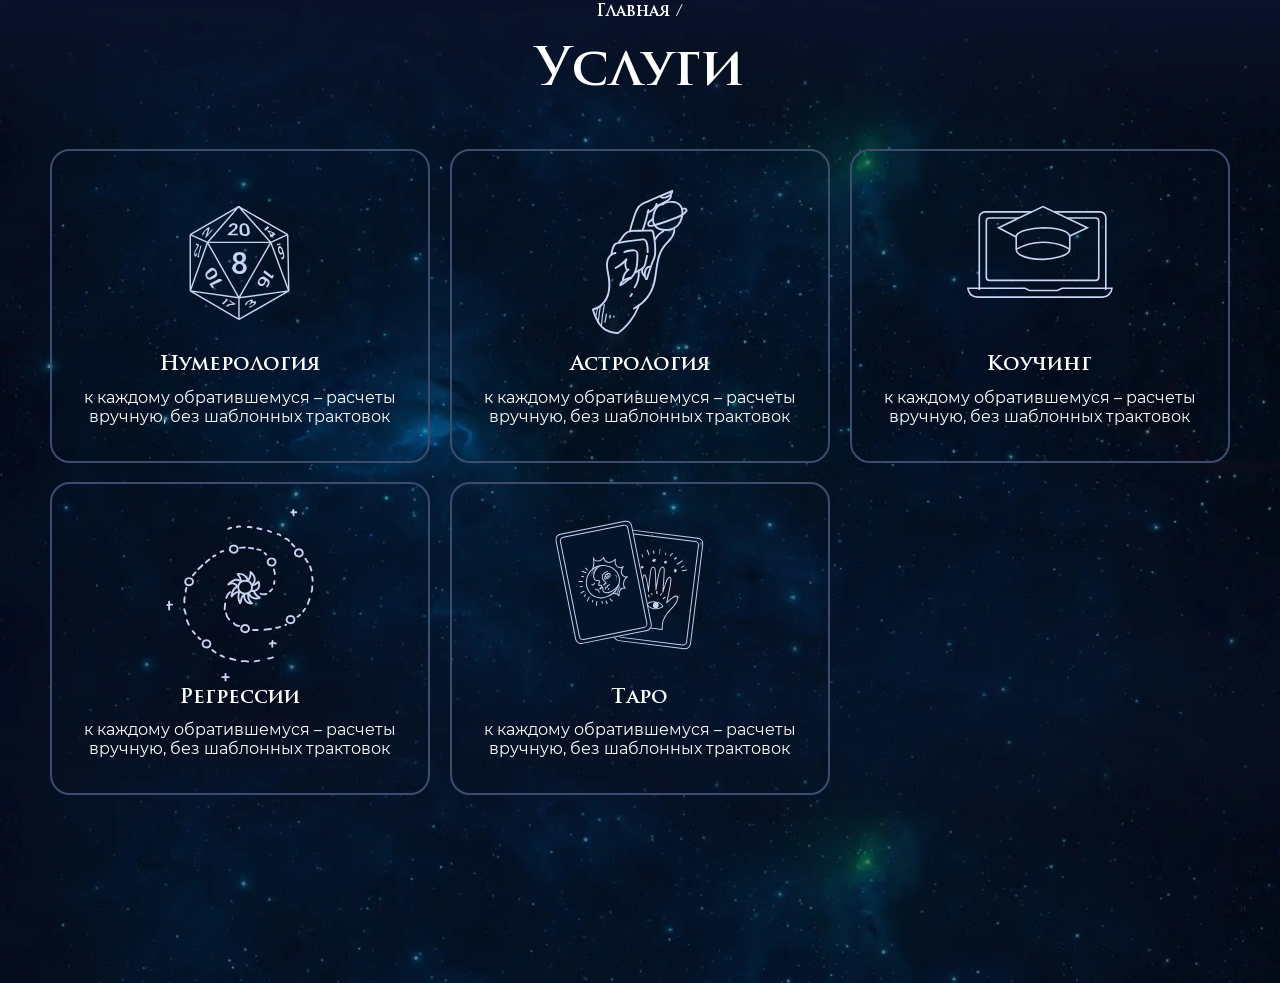
<file: services/services.html>
<!DOCTYPE html>
<html lang="ru">
<head>
    <meta charset="UTF-8">
    <meta name="viewport" content="width=device-width, initial-scale=1.0">
    <link rel="stylesheet" href="./services.css">
    <title>Услуги</title>
</head>
<body>
    <main>
        <div class="container">
            <div class="section-back">
                Главная /
            </div>
            <div class="s-title">
                Услуги
            </div>
            <ul class="list-reset s-list">
                <li class="s-list__item">
                    <a class="s-list__link s-list__link_1" href="#">
                        <div class="s-list__title">
                            Нумерология
                        </div>
                        <p class="s-list__descr">
                            к каждому обратившемуся – расчеты вручную, без шаблонных трактовок
                        </p>
                    </a>
                </li>
                <li class="s-list__item">
                    <a class="s-list__link s-list__link_2" href="#">
                        <div class="s-list__title">
                            Астрология
                        </div>
                        <p class="s-list__descr">
                            к каждому обратившемуся – расчеты вручную, без шаблонных трактовок
                        </p>
                    </a>
                </li>
                <li class="s-list__item">
                    <a class="s-list__link s-list__link_3" href="#">
                        <div class="s-list__title">
                            Коучинг
                        </div>
                        <p class="s-list__descr">
                            к каждому обратившемуся – расчеты вручную, без шаблонных трактовок
                        </p>
                    </a>
                </li>
                <li class="s-list__item">
                    <a class="s-list__link s-list__link_4" href="#">
                        <div class="s-list__title">
                            Регрессии
                        </div>
                        <p class="s-list__descr">
                            к каждому обратившемуся – расчеты вручную, без шаблонных трактовок
                        </p>
                    </a>
                </li>
                <li class="s-list__item">
                    <a class="s-list__link s-list__link_5" href="#">
                        <div class="s-list__title">
                            Таро
                        </div>
                        <p class="s-list__descr">
                            к каждому обратившемуся – расчеты вручную, без шаблонных трактовок
                        </p>
                    </a>
                </li>
            </ul>
        </div>
    </main>
</body>
</html>
</file>
<file: aboutMe/aboutme.css>
@font-face {
    font-family: "TrajanPro3";
    src: local("TrajanPro3 SemiBold"), local("TrajanPro3-SemiBold"),
    url("../fonts/TrajanPro3SemiBold.woff2") format("woff2"),
    url("../fonts/TrajanPro3SemiBold.woff") format("woff");
    font-weight: 600;
    font-style: normal;
    font-display: swap;
}

@font-face {
    font-family: "Montserrat";
    src: local("Montserrat Regular"), local("Montserrat-Regular"),
    url("../fonts/MontserratRegular.woff2") format("woff2"),
    url("../fonts/MontserratRegular.woff") format("woff");
    font-weight: 400;
    font-style: normal;
    font-display: swap;
}

@font-face {
    font-family: "Montserrat";
    src: local("Montserrat SemiBold"), local("Montserrat-SemiBold"),
    url("../fonts/MontserratSemiBold.woff2") format("woff2"),
    url("../fonts/MontserratSemiBold.woff") format("woff");
    font-weight: 600;
    font-style: normal;
    font-display: swap;
}

@font-face {
    font-family: "Montserrat";
    src: local("Montserrat Medium"), local("Montserrat-Medium"),
    url("../fonts/MontserratMedium.woff2") format("woff2"),
    url("../fonts/MontserratMedium.woff") format("woff");
    font-weight: 500;
    font-style: normal;
    font-display: swap;
}

*,
*::before,
*::after {
  box-sizing: border-box;  
}

:root {
    --background-color: #060C1C;
    --button-background: linear-gradient(135deg, #4580D9 18.00%, #D036B8 100%);
    --hover-color: #81b3ff;
    --background-btn-hover: #5d75d4;
    --form-color: #384b7b;
    --footer-background-color: #0e1c40;
}

body {
    margin: 0;
    min-width: 375px;
    font-family: "Montserrat", "TrajanPro3";
    font-weight: 400;
    background-color: var(--background-color);
    background-image: url(./img/aboutMe.webp);
    background-repeat: repeat-y;
    background-position: top left;
    background-size: cover;
    overflow-x: hidden;
}

img {
    width: 100%;
    height: 100%;
    overflow: hidden;
    object-fit: cover;
    transition: transform 0.3s ease-in-out;
}

.btn {
    padding: 0;
    border: 1px solid transparent;
    font-family: "Montserrat";
    background-color: transparent;
    cursor: pointer;
}

a {
    color: inherit;
    text-decoration: none;
}

address {
    font-style: normal;
}

.list-reset {
    padding: 0;
    margin: 0;
    list-style: none;
}

.container {
    max-width: 1512px;
    margin: 0 auto;
    padding: 0 50px;
}

.section-back {
    margin-bottom: 10px;
    color: #FFF;
    text-align: center;
    font-size: 16px;
    font-family: "TrajanPro3";
    font-style: normal;
    font-weight: 600;
    line-height: 140.4%; 
}

.a-title {
    text-align: center;
    font-family: "TrajanPro3";
    font-style: normal;
    font-weight: 600;
    line-height: 140.4%;
    color: #FFF;
}

.a-main-title {
    margin-bottom: 46px;
    font-size: 52px;
}

.a-about-me {
    display: flex;
    gap: 20px;
    margin-bottom: 129px;
}

.a-about-me__item {
    width: calc((100% - 20px) / 2);
    min-height: 538px;
}

.a-about-me__img {
    border-radius: 32px;
    overflow: hidden;
}

.a-about-me__wrapper {
    position: relative;
    display: block;
    width: 100%;
    min-height: 227px;
    padding: 30px 67px 30px 65px;
    margin-bottom: 54px;
    border-radius: 29px;
    border: 2px solid #384B7B;
    background: rgba(255, 255, 255, 0.06);
    overflow: hidden;
}

.a-about-me__blur {
    position: absolute;
    z-index: -1;
    width: 100%;
    height: 100%;
    top: 0;
    left: 0;
    backdrop-filter: blur(7.5px); 
}

.a-about-me__title {
    margin-bottom: 8px;
    font-size: 36px;
    line-height: normal;
    text-align: left;
}

.a-title__colored {
    color: var(--hover-color);
}

.a-paragraph {
    margin: 0;
    color: #FFF;
    font-size: 16px;
    font-family: "Montserrat";
    font-style: normal;
    font-weight: 400;
    line-height: 142%;
}

.a-about-me__paragraph {
    padding-left: 158px;
}

.a-about-me__big {
    font-size: 32px;
}

.a-margin {
    margin-bottom: 41px;
}

.a-title__question {
    max-width: 66%;
    margin: 0 auto;
    margin-bottom: 41px;
    font-size: 48px;
}

.a-research__title {
    margin-bottom: 41px;
    font-size: 38px;
}

.a-research__paragraph {
    margin: 0 auto;
    max-width: 66%;
    font-size: 24px;
}

.a-research__paragraph:not(:last-child) {
    margin-bottom: 24px;
}

.a-research__paragraph_image {
    padding-top: 248px;
    background: url(./img/about-me-hand.svg) no-repeat top center / 399px 182px;
}

.a-research {
    margin-bottom: 47px;
}

.a-work-with {
    margin-bottom: 74px;
    background: url(./img/sunmoon.svg) no-repeat top 58px left 216px,
                url(./img/work-with2.svg) no-repeat bottom 88px left 227px;
}

.a-work-with__title {
    padding-left: 481px;
    margin-bottom: 30px;
    text-align: left;
    font-size: 40px;
}

.a-work-with__list {
    max-width: 87%;
    padding-left: 477px;
}

.a-work-with__item {
    display: flex;
    align-items: center;
    padding-left: 50px;
    min-height: 30px;
    font-size: 18px;
    font-family: "Montserrat";
    font-style: normal;
    font-weight: 400;
    line-height: 142%;
    color: #FFF;
    background: url(./img/check-circle-outline.svg) no-repeat top left;
}

.a-work-with__item:not(:last-child) {
    margin-bottom: 19px;
}

.a-not-work {
    position: relative;
    margin-bottom: 70px;
}

.a-not-work::after {
    position: absolute;
    content: "";
    width: 222px;
    height: 400px;
    right: 210px;
    top: -34px;
    background-image: url(./img/not-work.svg);
    background-repeat: no-repeat;
    background-size: contain;
    background-position: top left;
}

.a-not-work__title {
    padding-left: 240px;
    margin-bottom: 30px;
    font-size: 40px;
    text-align: left;
}

.a-not-work__list {
    padding-left: 237px;
}

.a-not-work__item {
    background: url(./img/minus-circle-outline.svg) no-repeat top left;
}

.a-not-work__item:not(:last-child) {
    margin-bottom: 16px;
}

.methods {
    margin-bottom: 158px;
}

.methods__title {
    margin-bottom: 24px;
    font-size: 40px; 
}

.methods__title_mini {
    margin-bottom: 32px;
    font-size: 32px; 
}

.methods__paragraph {
    margin: 0 auto;
    margin-bottom: 45px;
    max-width: 71%;
    text-align: center;
    font-size: 24px;
}

.methods__list {
    margin: 0 auto;
    margin-bottom: 105px;
    padding-left: 5px;
    max-width: 67%;
}

.methods__item {
    padding-left: 66px;
    font-size: 24px;
    background: url(./img/check-circle-outline.svg) no-repeat top left;
}

.methods__item:not(:last-child) {
    margin-bottom: 25px;
}

.inner-list {
    padding-top: 20px;
}

.inner-list__item {
    position: relative;
    padding-left: 50px;
    font-size: 18px;
}

.inner-list__item:not(:last-child) {
    margin-bottom: 15px;
}

.inner-list__item::before {
    position: absolute;
    content: "";
    width: 20px;
    height: 3px;
    top: 8px;
    left: 12px;
    background-color: var(--hover-color);
}

.methods__finish {
    margin: 0 auto;
    max-width: 67%;
    text-align: center;
    font-size: 24px;
    font-family: "TrajanPro3";
    font-style: normal;
    font-weight: 600;
    line-height: 140.4%;
    color: #FFF;
}
</file>
<file: aboutMe/mediaaboutme.css>
@media (max-width: 1440px) {
    .a-not-work::after {
        width: 170px;
        height: 362px;
        right: 175px;
        top: 25px;
    }
}

@media (max-width: 1280px) {
    .a-main-title {
        margin-bottom: 34px;
    }

    .a-about-me {
        margin-bottom: 126px;
    }

    .a-about-me__item {
        min-height: 0;
    }

    .a-about-me__wrapper {
        padding: 34px 51px 33px 45px;
        margin-bottom: 33px;
        min-height: 0;
    }

    .a-about-me__title {
        margin-bottom: 11px;
        font-size: 26px;
    }

    .a-about-me__paragraph {
        padding-left: 48px;
        font-size: 16px;
    }

    .a-about-me__big {
        padding-left: 23px;
        font-size: 20px;
    }

    .a-margin {
        margin-bottom: 16px;
    }

    .a-title__question {
        margin-bottom: 23px;
    }

    .a-research__paragraph:not(:last-child) {
        margin-bottom: 27px;
    }

    .a-research__paragraph {
        max-width: 67%;
    }

    .a-work-with {
        margin-bottom: 54px;
        background: url(./img/sunmoon.svg) no-repeat top 57px left 191px / 110px 108px, url(./img/work-with2.svg) no-repeat top 222px left 193px / 115px 264px;
    }

    .a-work-with__list {
        max-width: 79%;
        padding-left: 342px;
    }

    .a-work-with__title {
        padding-left: 392px;
    }

    .a-not-work {
        margin-bottom: 61px;
    }

    .a-not-work__title {
        padding-left: 194px;
    }

    .a-not-work::after {
        width: 122px;
        height: 267px;
        right: 191px;
        top: -6px;
    }

    .a-not-work__list {
        padding-left: 193px;
    }

    .methods {
        margin-bottom: 60px;
    }

    .methods__title {
        margin-bottom: 20px;
    }

    .methods__list {
        padding-left: 0;
        margin-bottom: 0;
    }

    .methods__title_mini {
        margin-bottom: 28px;
    }

    .methods__paragraph {
        margin-bottom: 67px;
    }

    .methods__item {
        font-size: 20px;
    }

    .methods__item:not(:last-child) {
        margin-bottom: 21px;
    }

    .methods__finish {
        display: none;
    }
}

@media (max-width: 1024px) {
    .container {
        padding: 0 20px;
    }

    .a-main-title {
        margin-bottom: 20px;
        font-size: 35px;
    }

    .a-about-me__title {
        font-size: 20px;
    }

    .a-about-me__paragraph {
        padding-left: 0;
    }

    .a-about-me__wrapper {
        padding: 30px 52px 30px 70px;
        margin-bottom: 30px;
    }

    .a-about-me__img {
        border-radius: 20px;
    }

    .a-margin {
        margin-bottom: 10px;
    }

    .a-title__question {
        margin-bottom: 30px;
        font-size: 35px;
    }

    .a-research {
        margin-bottom: 20px;
    }

    .a-research__title {
        margin-bottom: 20px;
        font-size: 28px;
    }

    .a-research__paragraph:not(:last-child) {
        margin-bottom: 10px;
    }
    .a-research__paragraph_image {
        padding-top: 200px;
    }

    .a-research__paragraph {
        font-size: 20px;
    }

    .a-work-with {
        margin-bottom: 20px;
        background: url(./img/sunmoon.svg) no-repeat top 57px left 0 / 110px 108px, url(./img/work-with2.svg) no-repeat top 222px left 0 / 115px 264px;
    }

    .a-work-with__title {
        padding-left: 280px;
        margin-bottom: 15px;
        font-size: 35px;
    }

    .a-work-with__list {
        padding-left: 278px;
    }

    .a-work-with__item {
        padding-left: 40px;
    }

    .a-work-with__item:not(:last-child) {
        margin-bottom: 10px;
    }

    .a-not-work {
        margin-bottom: 20px;
    }

    .a-not-work::after {
        width: 118px;
        top: 3px;
        right: 0;
    }

    .a-not-work__title {
        padding-left: 100px;
        margin-bottom: 15px;
        font-size: 35px;
    }

    .a-not-work__list {
        padding-left: 100px;
    }

    .methods__title {
        margin-bottom: 10px;
        font-size: 35px;
    }

    .methods__paragraph {
        margin-bottom: 15px;
        font-size: 20px;
    }

    .methods__title_mini {
        margin-bottom: 15px;
        font-size: 25px;
    }

    .methods__list {
        margin-bottom: 30px;
        padding-left: 0;
        max-width: 85%;
    }

    .methods__item:not(:last-child) {
        margin-bottom: 10px;
    }

    .methods__item {
        padding-left: 30px;
        font-size: 20px;
        background: url(./img/check-circle-outline.svg) no-repeat top left / 20px 20px;
    }

    .inner-list {
        padding-top: 10px;
    }

    .inner-list__item {
        padding-left: 45px;
    }

    .inner-list__item::before {
        width: 16px;
        height: 2px;
    }
}

@media (max-width: 992px) {
    .a-about-me__wrapper {
        padding: 32px 30px 30px 34px;
    }

    .a-about-me__big {
        padding-left: 0;
        font-size: 16px;
    }

    .a-work-with__list {
        max-width: 100%;
    }
}

@media (max-width: 768px) {
    .section-back {
        font-size: 14px;
    }

    .a-main-title {
        font-size: 24px;
    }

    .a-about-me {
        margin-bottom: 91px;
    }

    .a-about-me__item {
        width: 100%;
    }

    .a-about-me__wrapper {
        margin-bottom: 29px;
    }

    .a-about-me__img img {
        height: 263px;
        border-radius: 20px;
        overflow: hidden;
    }

    .a-title__question {
        margin-bottom: 25px;
        max-width: 95%;
        font-size: 24px;
    }

    .a-research {
        margin-bottom: 42px;
    }

    .a-research__title {
        margin-bottom: 5px;
        font-size: 20px;
    }

    .a-research__paragraph_image {
        padding-top: 274px;
        background: url(./img/about-me-hand.svg) no-repeat top 30px center;
    }

    .a-research__paragraph {
        max-width: 100%;
        font-size: 20px;
    }

    .a-research__paragraph:not(:last-child) {
        margin-bottom: 17px;
    }

    .a-work-with {
        margin-bottom: 94px;
        background: url(./img/sunmoon.svg) no-repeat top 99px left 0 / 110px 108px, url(./img/work-with2.svg) no-repeat top 267px left 0 / 115px 264px;
    }

    .a-work-with__title {
        padding-left: 0;
        margin-bottom: 10px;
        font-size: 40px;
        text-align: center;
    }

    .a-work-with__list {
        max-width: 100%;
        padding-left: 152px;
        padding-top: 33px;
    }

    .a-work-with__item {
        padding-left: 48px;
        font-size: 18px;
    }

    .a-work-with__item:not(:last-child) {
        margin-bottom: 19px;
    }

    .a-not-work {
        margin-bottom: 45px;
    }

    .a-not-work__item {
        padding-left: 41px;
        font-size: 16px;
        background: url(./img/minus-circle-outline.svg) no-repeat center left/ 20px;
    }

    .a-not-work__item:not(:last-child) {
        margin-bottom: 13px;
    }

    .a-not-work__title {
        padding-left: 0;
        margin-bottom: 27px;
        font-size: 40px;
    }

    .a-not-work__list {
        padding-left: 0;
    }

    .a-not-work::after {
        width: 122px;
        height: 220px;
        right: 0;
        top: -13px;
    }

    .methods {
        margin-bottom: 75px;
    }

    .methods__title {
        margin-bottom: 24px;
        font-size: 40px;
    }

    .methods__paragraph {
        margin-bottom: 58px;
        max-width: 100%;
        font-size: 24px;
    }

    .methods__title_mini {
        margin-bottom: 27px;
        font-size: 32px;
    }

    .methods__list {
        max-width: 100%;
        margin-bottom: 0;
    }

    .methods__item {
        padding-left: 67px;
        font-size: 20px;
        background: url(./img/check-circle-outline.svg) no-repeat top left;
    }

    .methods__item:not(:last-child) {
        margin-bottom: 23px;
    }

    .inner-list {
        padding-top: 25px;
    }

    .inner-list__item {
        padding-left: 52px;
        font-size: 18px;
    }

    .inner-list__item:not(:last-child) {
        margin-bottom: 10px;
    }

    .methods__finish {
        max-width: 100%;
    }
}

@media (max-width: 576px) {
    .a-about-me {
        flex-direction: column-reverse;
    }

    .a-about-me__img img {
        height: 400px;
    }

    .a-about-me__wrapper {
        padding: 30px 20px 30px 20px;
    }

    .a-about-me__big {
        font-size: 18px;
    }

    .a-work-with {
        margin-bottom: 33px;
        padding-top: 165px;
        background: url(./img/sunmoon.svg) no-repeat top center / 166px;
    }

    .a-work-with__list {
        padding-left: 0;
    }

    .a-not-work {
        padding-top: 260px; 
    }

    .a-not-work::after {
        width: 134px;
        height: 242px;
        top: 0;
        left: 50%;
        transform: translateX(-50%);
    }
}

@media (max-width: 480px) {
    .container {
        padding: 0 10px;
    }

    .a-about-me {
        margin-bottom: 115px;
    }

    .a-about-me__img img {
        height: 273px;
    }

    .a-about-me__wrapper {
        margin-bottom: 24px;
        padding: 20px 20px 23px 28px;
        text-align: center;
    }

    .a-about-me__title {
        margin-bottom: 10px;
        text-align: center;
    }

    .a-about-me__big {
        text-align: center;
        font-size: 14px;
    }

    .a-margin {
        margin-bottom: 0;
    }

    .a-title__question {
        margin-bottom: 15px;
        max-width: 100%;
    }

    .a-research {
        margin-bottom: 10px;
    }

    .a-research__title {
        font-size: 20px;
    }

    .a-research__paragraph_image {
        padding-top: 252px;
        background: url(./img/about-me-hand.svg) no-repeat top 30px center / 355px 163px;
    }

    .a-research__paragraph {
        font-size: 16px;
    }

    .a-research__paragraph:not(:last-child) {
        margin-bottom: 22px;
    }

    .a-work-with {
        padding-top: 249px;
        background: url(./img/sunmoon.svg) no-repeat top 50px center / 166px;
    }

    .a-work-with__title {
        margin-bottom: 5px;
        font-size: 24px;
    }

    .a-work-with__list {
        max-width: 99%;
        padding-top: 19px;
    }

    .a-work-with__item {
        font-size: 16px; 
    }

    .a-work-with__item:not(:last-child) {
        margin-bottom: 20px;
    }

    .a-not-work {
        padding-top: 293px;
        margin-bottom: 48px;
    }

    .a-not-work__title {
        margin-bottom: 24px;
        font-size: 24px;
        text-align: center;
    }

    .a-not-work__item:not(:last-child) {
        margin-bottom: 18px;
    }

    .methods {
        margin-bottom: 121px;
    }

    .methods__title {
        font-size: 24px;
        margin-bottom: 23px;
    }

    .methods__paragraph {
        font-size: 16px;
        margin-bottom: 43px;
    }

    .methods__title_mini {
        margin-bottom: 33px;
        font-size: 24px;
    }

    .methods__item:not(:last-child) {
        margin-bottom: 17px;
    }

    .methods__item {
        padding-left: 44px;
        font-size: 16px;
    }

    .inner-list {
        padding-top: 17px;
    }

    .inner-list__item {
        padding-left: 33px;
        font-size: 16px;
    }

    .inner-list__item:not(:last-child) {
        margin-bottom: 8px;
    }

    .inner-list__item::before {
        left: 3px; 
    }
}
</file>
<file: articles/articles.css>
@font-face {
    font-family: "TrajanPro3";
    src: local("TrajanPro3 SemiBold"), local("TrajanPro3-SemiBold"),
    url("../fonts/TrajanPro3SemiBold.woff2") format("woff2"),
    url("../fonts/TrajanPro3SemiBold.woff") format("woff");
    font-weight: 600;
    font-style: normal;
    font-display: swap;
}

@font-face {
    font-family: "Montserrat";
    src: local("Montserrat Regular"), local("Montserrat-Regular"),
    url("../fonts/MontserratRegular.woff2") format("woff2"),
    url("../fonts/MontserratRegular.woff") format("woff");
    font-weight: 400;
    font-style: normal;
    font-display: swap;
}

@font-face {
    font-family: "Montserrat";
    src: local("Montserrat SemiBold"), local("Montserrat-SemiBold"),
    url("../fonts/MontserratSemiBold.woff2") format("woff2"),
    url("../fonts/MontserratSemiBold.woff") format("woff");
    font-weight: 600;
    font-style: normal;
    font-display: swap;
}

@font-face {
    font-family: "Montserrat";
    src: local("Montserrat Medium"), local("Montserrat-Medium"),
    url("../fonts/MontserratMedium.woff2") format("woff2"),
    url("../fonts/MontserratMedium.woff") format("woff");
    font-weight: 500;
    font-style: normal;
    font-display: swap;
}

*,
*::before,
*::after {
  box-sizing: border-box;  
}

:root {
    --background-color: #060C1C;
    --button-background: linear-gradient(135deg, #4580D9 18.00%, #D036B8 100%);
    --hover-color: #81b3ff;
    --background-btn-hover: #5d75d4;
    --form-color: #384b7b;
    --footer-background-color: #0e1c40;
}

body {
    margin: 0;
    min-width: 375px;
    font-family: "Montserrat", "TrajanPro3";
    font-weight: 400;
    background-color: var(--background-color);
    background-image: url(./articlesimg/back.webp);
    background-repeat: repeat-y;
    background-position: top left;
    background-size: cover;
    overflow-x: hidden;
}

img {
    width: 100%;
    height: 100%;
    border-radius: 14px;
    overflow: hidden;
    object-fit: cover;
    transition: transform 0.3s ease-in-out;
}

.btn {
    padding: 0;
    border: 1px solid transparent;
    font-family: "Montserrat";
    background-color: transparent;
    cursor: pointer;
}

a {
    color: inherit;
    text-decoration: none;
}

.list-reset {
    padding: 0;
    margin: 0;
    list-style: none;
}

.container {
    max-width: 1512px;
    margin: 0 auto;
    padding: 0 50px;
}

.section-back {
    margin-bottom: 17px;
    color: #FFF;
    text-align: center;
    font-size: 16px;
    font-family: "TrajanPro3";
    font-style: normal;
    font-weight: 600;
    line-height: 140.4%; 
}

.ar-title {
    margin-bottom: 57px;
    text-align: center;
    font-size: 52px;
    font-family: "TrajanPro3";
    font-style: normal;
    font-weight: 600;
    line-height: 140.4%;
    color: #fff;
    transition: color 0.3s ease-in-out;
}

.btn-colored {
    position: relative;
    z-index: 5;
    padding: 10px 37px;
    color: #FFF;
    font-size: 20px;
    font-family: "Montserrat";
    font-weight: 500;
    border: none;
    border-radius: 81px;
    background-color: var(--background-btn-hover);
    border-color: var(--background-btn-hover);
    overflow: hidden;
}

.btn-colored::before {
    position: absolute;
    content: "";
    z-index: -1;
    width: 100%;
    height: 100%;
    left: 50%;
    bottom: 50%;
    transform: translateX(-50%) translateY(50%);
    background-image: var(--button-background);
    transition: opacity 0.3s ease-in-out;
}

.btn-colored:focus::before {
    opacity: 0;
}

.btn-colored:focus {
    outline: none;
}

@media (min-width: 1025px) {
    .btn-colored:hover::before {
        opacity: 0;
    }
}

.btn-colored:active::before {
    opacity: 0;
}

.ar-center {
    text-align: center;
    position: relative;
}

.ar-articles {
    display: grid;
    gap: 20px;
    grid-template: "grid-1 grid-2"
                   "grid-1 grid-3"
                   "grid-5 grid-4"
                   "grid-6 grid-4"
                   / 1fr 1fr;
    grid-auto-flow: row dense;
    margin-bottom: 90px;
}

.articles__item_grid-6 {
    grid-area: grid-6;
}

.articles__item_grid-5 {
    padding-top: 20px;
    grid-area: grid-5;
}

.articles__item_grid-4 {
    padding-top: 20px;
    grid-area: grid-4;
}

.articles__item_grid-3 {
    grid-area: grid-3;
}

.articles__item_grid-2 {
    grid-area: grid-2;
}

.articles__item_grid-1 {
    grid-area: grid-1;
}

.ar-center::before {
    position: absolute;
    z-index: -1;
    content: "";
    width: 100%;
    height: 1px;
    top: 50%;
    left: 0;
    transform: translateY(-50%);
    background-color: #3d4b6d;
}

.articles__item {
    min-height: 469px;
}

.articles__img {
    margin-bottom: 18px;
    min-height: 372px;
    border-radius: 14px;
    overflow: hidden;
}

.articles__title {
    margin-bottom: 10px;
    text-align: left;
    font-size: 20px;
    text-transform: uppercase;
}

.ar-articles__paragraph {
    margin: 0;
    max-width: 84%;
    font-family: "Montserrat";
    font-size: 16px;
    font-style: normal;
    font-weight: 400;
    line-height: normal;
    color: #fff;
    transition: color 0.3s ease-in-out;
}

.item__img {
    width: 340px;
    height: 230px;
    border-radius: 14px;
    overflow: hidden; 
}

.item__text {
    max-width: 320px;
}

.ar-item__paragraph {
    margin: 0;
    font-family: "Montserrat";
    font-size: 16px;
    font-style: normal;
    font-weight: 400;
    line-height: normal;
    color: #fff;
    transition: color 0.3s ease-in-out;
}

.item__title {
    margin-bottom: 10px;
    text-align: left;
    font-size: 18px;
    text-transform: uppercase;
}

.item__article {
    width: 100%;
    height: 100%;
    display: flex;
    gap: 30px;
    align-items: center; 
}

.articles__link:focus {
    outline: none;
}

.articles__link:focus img {
    transform: scale(1.2);
}

.articles__link:focus .ar-title {
    color: var(--hover-color);
}

.articles__link:focus .ar-articles__paragraph,
.articles__link:focus .ar-item__paragraph {
    color: var(--hover-color);
} 

@media (min-width: 1025px) {
    .articles__link:hover img {
        transform: scale(1.2);
    }

    .articles__link:hover .ar-title {
        color: var(--hover-color);
    }

    .articles__link:hover .ar-articles__paragraph,
    .articles__link:hover .ar-item__paragraph {
        color: var(--hover-color);
    } 
}

.articles__link:active img {
    transform: scale(1.2);
}

.articles__link:active .ar-title {
    color: var(--hover-color);
}

.articles__link:active .ar-articles__paragraph,
.articles__link:active .ar-item__paragraph {
    color: var(--hover-color);
} 

.ar-center__margin {
    margin-bottom: 90px;
}

.ar-tegs {
    margin-bottom: 80px;
}

.ar-tags__title {
    margin-bottom: 14px;
    color: var(--hover-color);
    font-family: "Montserrat";
    font-size: 20px;
    font-style: normal;
    font-weight: 600;
    line-height: 136%; 
}

.ar-tags__list {
    display: flex;
    flex-wrap: wrap;
    gap: 8px;
}

.ar-tags__link {
    display: inline-block;
    padding: 10px 20px;
    font-family: "Montserrat";
    font-size: 16px;
    font-style: normal;
    font-weight: 400;
    line-height: 136%;
    color: #fff;
    border: 1px solid #5d74d4;
    border-radius: 4px;
    transition: background-color 0.3s ease-in-out;
}

.ar-tags__link:focus {
    outline: none;
    background-color: #5d74d4; 
}

@media (min-width: 1025px) {
    .ar-tags__link:hover {
        background-color: #5d74d4; 
    } 
}

.ar-tags__link:active {
    background-color: #5d74d4; 
}

@media (max-width: 1500px) {
    .articles__item {
        min-height: 0;
    }

    .articles__img {
        min-height: 0;
    }
}

@media (max-width: 1280px) {
    .container {
        padding: 0 40px; 
    }

    .section-back {
        margin-bottom: 35px;
    }

    .ar-title {
        margin-bottom: 44px;
        font-size: 40px;
    }

    .articles__title {
        margin-bottom: 10px;
        font-size: 18px;
    }

    .ar-articles__paragraph {
        max-width: 100%;
    }

    .articles__item_grid-5 {
        padding-top: 0;
    }
    
    .articles__item_grid-4 {
        padding-top: 0;
    }

    .item__article {
        gap: 20px;
    }

    .item__title {
        margin-bottom: 10px;
        font-size: 18px;
    }

    .item__text {
        max-width: 280px;
    }

    .articles__img {
        margin-bottom: 22px;
        min-height: 0;
        height: 308px;

    }

    .item__img {
        width: 280px;
        height: 189px;
    }

    .articles__item_grid-7 {
        padding-top: 60px;
    }

    .ar-center__margin {
        margin-bottom: 57px;
    }

    .ar-tags__title {
        margin-bottom: 18px;
    }

    .ar-tegs {
        margin-bottom: 25px;
    }
}

@media (max-width: 1160px) {
    .container {
        padding: 0 20px; 
    }
}

@media (max-width: 1024px) {
    .ar-articles {
        grid-template: "grid-1 grid-2"
                       "grid-3 grid-4"
                       "grid-5 grid-6"
                       "grid-7 grid-7"
                       / 1fr 1fr;
    }

    .articles__img {
        height: 182px;
    }

    .item__article {
        flex-direction: column;
    }

    .item__img {
        width: 100%;
        height: 182px;
    }

    .item__text {
        max-width: 100%;
    }
}

@media (max-width: 768px) {
    .section-back {
        margin-bottom: 10px;
        font-size: 14px;
    }

    .ar-title {
        margin-bottom: 40px;
        font-size: 24px;
    }

    .ar-articles {
        row-gap: 45px;
    }

    .articles__title {
        margin-bottom: 10px;
        font-size: 18px;
    }

    .item__title {
        margin-bottom: 10px;
        font-size: 18px;
    }

    .articles__item_grid-7 {
        padding-top: 0;
    }

    .ar-center::before {
        top: 50%; 
    }

    .ar-center__margin {
        margin-bottom: 54px;
    }

    .ar-tegs {
        margin-bottom: 30px;
    }
}

@media (max-width: 576px) {
    .container {
        padding: 0 10px;
    }

    .section-back {
        margin-bottom: 20px;
    }

    .ar-title {
        margin-bottom: 20px;
    }

    .ar-articles {
        row-gap: 39px;
        grid-template:
            "grid-1" 
            "grid-2"
            "grid-3"
            "grid-4"
            "grid-5"
            "grid-6" / 1fr;
        margin-bottom: 13px;
    }

    .ar-articles__img {
        height: 189px;
    }

    .ar-item__img {
        height: 189px;
    }

    .ar-articles__title {
        margin-bottom: 10px;
    }

    .ar-item__title {
        margin-bottom: 10px;
    }

    .ar-center::before {
        top: 63%;
    }

    .ar-center__margin {
        margin-bottom: 48px;
    }

    .ar-tegs {
        margin-bottom: 84px;
    }
}
</file>
<file: contacts/contacts.css>
@font-face {
    font-family: "TrajanPro3";
    src: local("TrajanPro3 SemiBold"), local("TrajanPro3-SemiBold"),
    url("../fonts/TrajanPro3SemiBold.woff2") format("woff2"),
    url("../fonts/TrajanPro3SemiBold.woff") format("woff");
    font-weight: 600;
    font-style: normal;
    font-display: swap;
}

@font-face {
    font-family: "Montserrat";
    src: local("Montserrat Regular"), local("Montserrat-Regular"),
    url("../fonts/MontserratRegular.woff2") format("woff2"),
    url("../fonts/MontserratRegular.woff") format("woff");
    font-weight: 400;
    font-style: normal;
    font-display: swap;
}

@font-face {
    font-family: "Montserrat";
    src: local("Montserrat SemiBold"), local("Montserrat-SemiBold"),
    url("../fonts/MontserratSemiBold.woff2") format("woff2"),
    url("../fonts/MontserratSemiBold.woff") format("woff");
    font-weight: 600;
    font-style: normal;
    font-display: swap;
}

@font-face {
    font-family: "Montserrat";
    src: local("Montserrat Medium"), local("Montserrat-Medium"),
    url("../fonts/MontserratMedium.woff2") format("woff2"),
    url("../fonts/MontserratMedium.woff") format("woff");
    font-weight: 500;
    font-style: normal;
    font-display: swap;
}

*,
*::before,
*::after {
  box-sizing: border-box;  
}

:root {
    --background-color: #060C1C;
    --button-background: linear-gradient(135deg, #4580D9 18.00%, #D036B8 100%);
    --hover-color: #81b3ff;
    --background-btn-hover: #5d75d4;
    --form-color: #384b7b;
    --footer-background-color: #0e1c40;
}

body {
    margin: 0;
    min-width: 375px;
    font-family: "Montserrat", "TrajanPro3";
    font-weight: 400;
    background-color: var(--background-color);
    background-image: url(./contactsimg/back.webp);
    background-repeat: repeat-y;
    background-position: top left;
    background-size: cover;
    overflow-x: hidden;
}

a {
    color: inherit;
    text-decoration: none;
}

.list-reset {
    padding: 0;
    margin: 0;
    list-style: none;
}

.container {
    max-width: 1512px;
    margin: 0 auto;
    padding: 0 50px;
}

.c-section-back {
    margin-bottom: 10px;
    color: #FFF;
    text-align: center;
    font-size: 16px;
    font-family: "TrajanPro3";
    font-style: normal;
    font-weight: 600;
    line-height: 140.4%; 
}

.c-title {
    margin-bottom: 75px;
    text-align: center;
    font-size: 52px;
    font-family: "TrajanPro3";
    font-style: normal;
    font-weight: 600;
    line-height: 140.4%;
    color: #FFF;
}

.c-contacts {
    text-align: center;
}

.c-contacts__paragraph {
    margin: 0;
    margin-bottom: 27px;
    font-family: "Montserrat";
    font-size: 24px;
    font-style: normal;
    font-weight: 500;
    line-height: 142%;
    color: #fff;
}

.c-contacts__email {
    margin-bottom: 86px;
}

.socials {
    display: flex;
    gap: 14px;
}

.c-contacts__social {
    justify-content: center;
}

.socials__item {
    width: 40px;
    height: 40px;
}

.socials__link {
    position: relative;
    display: inline-block;
    height: 100%;
}

.socials__link svg path {
    transition: fill 0.3s ease-in-out;
}

.socials__link::before {
    content: "";
    position: absolute;
    top: -3px;
    bottom: -3px;
    right: -3px;
    left: -3px;
    border: 2px solid  #fff;
    border-radius: 5px;
    opacity: 0;
    transition: opacity 0.3s ease-in-out;
}

.socials__link:focus {
    outline: none;
}

.socials__link:focus::before {
    opacity: 1;
}

@media (min-width: 1025px) {
    .socials__link:hover svg path {
        fill: var(--hover-color);
    }
}

.socials__link:active svg path {
    fill: var(--hover-color);
}

.socials__link:active::before {
    opacity: 0;
}

.c-contacts__mail {
    display: inline-block;
    position: relative;
    padding: 16px 36px;
    font-family: "Montserrat";
    font-size: 24px;
    font-style: normal;
    font-weight: 400;
    line-height: 142%;
    color: #fff;
    border-radius: 80px;
    transition: color 0.3s ease-in-out;
}

.c-contacts__mail svg {
    position: absolute;
    top: 0;
    left: 0;
}

.c-contacts__mail:focus {
    outline: none;
    color: var(--hover-color);
}

@keyframes dasharray {
    0% {
        stroke-dashoffset: 0;
      }
    50% {
        stroke-dashoffset: -25;
      }
    100% {
      stroke-dashoffset: -50;
    }
  }

@media (min-width: 1025px) {
    .c-contacts__mail:hover {
        color: var(--hover-color);
    }

    .c-contacts__mail:hover svg {
        animation: dasharray 1s linear infinite; 
    }
}

.c-contacts__mail:active {
    color: var(--hover-color);
}

@media (max-width: 1160px) {
    .container {
        padding: 0 20px; 
    }
}

@media (max-width: 768px) {
    .c-section-back {
        margin-bottom: 20px;
    }

    .c-title {
        margin-bottom: 33px;
        font-size: 24px; 
    }

    .c-contacts__email {
        margin-bottom: 47px;
    }
}

@media (max-width: 576px) {
    .container {
        padding: 0 10px;
    }
}

@media (max-width: 480px) {
    .c-section-back {
        font-size: 14px;
    }

    .c-title {
        margin-bottom: 29px;
    }

    .c-contacts__email {
        margin-bottom: 44px;
    }
}
</file>
<file: onearticle/onearticle.css>
@font-face {
    font-family: "TrajanPro3";
    src: local("TrajanPro3 SemiBold"), local("TrajanPro3-SemiBold"),
    url("../fonts/TrajanPro3SemiBold.woff2") format("woff2"),
    url("../fonts/TrajanPro3SemiBold.woff") format("woff");
    font-weight: 600;
    font-style: normal;
    font-display: swap;
}

@font-face {
    font-family: "Montserrat";
    src: local("Montserrat Regular"), local("Montserrat-Regular"),
    url("../fonts/MontserratRegular.woff2") format("woff2"),
    url("../fonts/MontserratRegular.woff") format("woff");
    font-weight: 400;
    font-style: normal;
    font-display: swap;
}

@font-face {
    font-family: "Montserrat";
    src: local("Montserrat SemiBold"), local("Montserrat-SemiBold"),
    url("../fonts/MontserratSemiBold.woff2") format("woff2"),
    url("../fonts/MontserratSemiBold.woff") format("woff");
    font-weight: 600;
    font-style: normal;
    font-display: swap;
}

@font-face {
    font-family: "Montserrat";
    src: local("Montserrat Medium"), local("Montserrat-Medium"),
    url("../fonts/MontserratMedium.woff2") format("woff2"),
    url("../fonts/MontserratMedium.woff") format("woff");
    font-weight: 500;
    font-style: normal;
    font-display: swap;
}

*,
*::before,
*::after {
  box-sizing: border-box;  
}

:root {
    --background-color: #060C1C;
    --button-background: linear-gradient(135deg, #4580D9 18.00%, #D036B8 100%);
    --hover-color: #81b3ff;
    --background-btn-hover: #5d75d4;
    --form-color: #384b7b;
    --footer-background-color: #0e1c40;
}

body {
    margin: 0;
    min-width: 375px;
    font-family: "Montserrat", "TrajanPro3";
    font-weight: 400;
    background-color: var(--background-color);
    background-image: url(./onearticleimg/aboutMe.webp);
    background-repeat: repeat-y;
    background-position: top left;
    background-size: cover;
    overflow-x: hidden;
}

img {
    width: 100%;
    height: 100%;
    overflow: hidden;
    object-fit: cover;
    transition: transform 0.3s ease-in-out;
}

.btn {
    padding: 0;
    border: 1px solid transparent;
    font-family: "Montserrat";
    background-color: transparent;
    cursor: pointer;
}

.oa-btn-transparent {
    padding: 10px 37px;
    font-size: 20px;
    font-family: "Montserrat";
    font-weight: 500;
    color: var(--hover-color);
    border-radius: 6px;
    border: 1px solid var(--hover-color);
    transition: background-color 0.3s ease-in-out, border-color 0.3s ease-in-out, color 0.3s ease-in-out;
}

.btn-link {
    display: inline-block;
}

a {
    color: inherit;
    text-decoration: none;
}

.list-reset {
    padding: 0;
    margin: 0;
    list-style: none;
}

.container {
    max-width: 1512px;
    margin: 0 auto;
    padding: 0 50px;
}

.aside__img_active {
    transform: scale(1.2);
}

.onearticle__container {
    display: grid;
    gap: 143px;
    grid-template: 
    "content aside" 1fr
    / auto 340px;
}

.onearticle__contant {
    grid-area: content;
}

.aside {
    grid-area: aside;
}

.section-back__onearticle {
    margin-bottom: 22px;
    color: #FFF;
    text-align: left;
    font-size: 16px;
    font-family: "TrajanPro3";
    font-style: normal;
    font-weight: 600;
    line-height: 140.4%; 
}

.oa-title {
    margin-bottom: 31px;
    font-size: 48px;
    font-family: "TrajanPro3";
    font-style: normal;
    font-weight: 600;
    line-height: 140.4%;
    color: #fff;
}

.aside {
    padding-top: 68px;
}

.aside__title {
    margin-bottom: 42px;
    font-size: 24px;
}

.aside__list {
    display: flex;
    flex-direction: column;
    gap: 54px;
}

.aside__item {
    display: flex;
    flex-direction: column;
    min-height: 480px;
    text-align: center;
}

.aside__img {
    margin-bottom: 20px;
    height: 340px;
    border-radius: 10px;
    overflow: hidden;
}

.aside__paragraph {
    margin: 0;
    margin-bottom: 6px;
    text-align: center;
    font-family: "Montserrat";
    font-size: 18px;
    font-style: normal;
    font-weight: 400;
    line-height: normal;
    color: #fff;
}

.aside__paragraph-price {
    margin-bottom: auto;
    font-weight: 600;
    font-size: 24px;
}

.aside-padding {
    padding-top: 20px;
}

.oa-btn-transparent:focus {
    outline: none;
    color: #fff;
    background-color: var(--background-btn-hover);
    border-color: var(--background-btn-hover);
}

@media (min-width: 1025px) {
    .oa-btn-transparent:hover {
        color: #fff;
        background-color: var(--background-btn-hover);
        border-color: var(--background-btn-hover);
    }
}

.oa-btn-transparent:active {
    color: #fff;
    background-color: var(--background-btn-hover);
    border-color: var(--background-btn-hover);
}

.onearticle__img {
    margin-bottom: 28px;
    min-height: 636px;
    border-radius: 10px;
    overflow: hidden;
}

.onearticle__img_info {
    margin-bottom: 28px;
    font-family: "Montserrat";
    font-size: 16px;
    font-style: normal;
    font-weight: 400;
    line-height: 136%;
    color: #5d74d4;
}

.onearticle__titleh2 {
    margin-bottom: 32px;
    font-size: 44px;
}

.onearticle__paragraph {
    margin: 0;
    margin-bottom: 22px;
    font-family: "Montserrat";
    font-size: 16px;
    font-style: normal;
    font-weight: 400;
    line-height: 136%;
    color: #fff;
}

.onearticle__paragraph_mb38 {
    margin-bottom: 38px;
}

.onearticle__titleh3 {
    margin-bottom: 34px;
    font-size: 38px;
}

.onearticle__table {
    width: 100%;
    margin-bottom: 65px;
    border-collapse: collapse;
}

th {
    padding: 9px 9px 8px 20px;
    min-height: 40px;
    width: 50%;
    text-align: left;
    font-family: "Montserrat";
    font-size: 16px;
    font-style: normal;
    font-weight: 600;
    line-height: 136%;
    color: #fff;
    border: 1px solid #3d4b6d;
    background-color: #5d74d4;
}

td {
    padding: 9px 9px 8px 20px;
    font-family: "Montserrat";
    font-size: 16px;
    font-style: normal;
    font-weight: 400;
    line-height: 136%;
    color: #fff;
    border: 1px solid #3d4b6d;
}

tbody tr:nth-child(even) {
    background-color: rgba(93, 116, 212, 0.2);
}

.onearticle__paragraph_mb62 {
    margin-bottom: 62px;
}

.onearticle__secondimg {
    margin-bottom: 58px;
}

.onearticle__titlelist {
    margin-bottom: 50px;
    font-size: 28px;
}

.onearticle__list {
    padding-left: 10px;
    margin-bottom: 29px;
}

.onearticle__item {
    position: relative;
    padding-left: 38px;
}

.onearticle__item::before {
    position: absolute;
    content: "";
    left: 0;
    top: 9px;
    width: 8px;
    height: 8px;
    border-radius: 50%;
    background-color: var(--hover-color);
}

.onearticle__item:not(:last-child) {
    margin-bottom: 8px;
}

.onearticle__innerlist {
    padding-top: 10px;
}

.onearticle__numericlist {
    margin-bottom: 67px;
    padding-left: 10px;
    counter-reset: section;
}

.onearticle__numericlist2 {
    padding-top: 13px;
    counter-reset: subsection;
}

.onearticle__numericitem {
    position: relative;
    padding-left: 25px;
    margin-bottom: 11px;
}

.onearticle__numericitem::before {
    position: absolute;
    left: 0;
    top: 0;
    counter-increment: section;
    content: counter(section) ". ";
    color: var(--hover-color);
}

.onearticle__numericitem2 {
    position: relative;
    padding-left: 44px;
    margin-bottom: 10px;
}

.onearticle__numericitem2::before {
    position: absolute;
    left: 0;
    top: 0;
    counter-increment: subsection;
    content: counter(section) "." counter(subsection) " ";
    color: var(--hover-color);
}

.onearticle__numericlist3 {
    padding-top: 15px;
    counter-reset: subsubsection;
}

.onearticle__numericitem3 {
    position: relative;
    padding-left: 44px;
    margin-bottom: 10px;
}

.onearticle__numericitem3::before {
    position: absolute;
    left: 0;
    top: 0;
    counter-increment: subsubsection;
    content: counter(section) "." counter(subsection) "." counter(subsubsection);
    color: var(--hover-color);
}

.onearticle__paragraph_mb14 {
    margin-bottom: 14px;
}

.oa-video {
    padding-left: 127px;
    margin-bottom: 47px;
}

.onearticle__paragraph_mb46 {
    margin-bottom: 46px;
}

.onearticle__titleh4 {
    margin-bottom: 30px;
    font-size: 26px; 
}

.onearticle__paragraph_blockquote {
    margin-bottom: 33px;
    height: 104px;
    padding-top: 10px;
    padding-left: 44px;
    border-left: 6px solid var(--hover-color);
}

.onearticle__link {
    color: var(--hover-color);
    font-weight: 500;
    transition: color 0.3s ease-in-out;
}

.onearticle__link:focus {
    color: #5d74d4;
    outline: none;
}

@media (min-width: 1025px) {
    .onearticle__link:hover {
        color: #5d74d4;
    }
}

.onearticle__link:active {
    color: #5d74d4;
}

.onearticle__paragraph_mb29 {
    margin-bottom: 29px;
}

.oa-tags__title {
    margin-bottom: 1px;
    color: var(--hover-color);
    font-family: "Montserrat";
    font-size: 20px;
    font-style: normal;
    font-weight: 600;
    line-height: 136%; 
}

.oa-tags__list {
    display: flex;
    flex-wrap: wrap;
    gap: 8px;
}

.oa-tags__link {
    display: inline-block;
    padding: 10px 20px;
    font-family: "Montserrat";
    font-size: 16px;
    font-style: normal;
    font-weight: 400;
    line-height: 136%;
    color: #fff;
    border: 1px solid #5d74d4;
    border-radius: 4px;
    transition: background-color 0.3s ease-in-out;
}

.oa-tags__link:focus {
    outline: none;
    background-color: #5d74d4; 
}

@media (min-width: 1025px) {
    .oa-tags__link:hover {
        background-color: #5d74d4; 
    } 
}

.oa-tags__link:active {
    background-color: #5d74d4; 
}

.oa-text {
    margin-bottom: 13px;
}

.oa-title__margin {
    margin-bottom: 40px;
}

.oa-items {
    display: flex;
    flex-direction: column;
    gap: 28px;
}

.oa-item__mini {
    width: 100%;
    min-height: 230px;
}

.oa-item__article {
    width: 100%;
    height: 100%;
    display: flex;
    gap: 35px;
    align-items: center; 
}

.oa-item__img {
    flex-shrink: 0;
    width: 340px;
    height: 230px;
    border-radius: 14px;
    overflow: hidden; 
}

.oa-item__title {
    margin-bottom: 10px;
    font-size: 24.618px;
    line-height: normal; 
    transition: color 0.3s ease-in-out;
}

.oa-item__paragraph {
    margin: 0;
    font-family: "Montserrat";
    font-size: 16px;
    font-style: normal;
    font-weight: 400;
    line-height: normal;
    color: #fff;
    transition: color 0.3s ease-in-out;
}

.oa-item__link:focus {
    outline: none;
}

.oa-item__link:focus img {
    transform: scale(120%);
}

.oa-item__link:focus .oa-item__title {
    color: var(--hover-color);
}

.oa-item__link:focus .oa-item__paragraph {
    color: var(--hover-color);
} 

@media (min-width: 1025px) {
    .oa-item__link:hover img {
        transform: scale(120%);
    }
    
    .oa-item__link:hover .oa-item__title,
    .oa-item__link:hover .oa-item__paragraph {
        color: var(--hover-color);
    }
}

.oa-item__link:active img {
    transform: scale(120%);
}

.oa-item__link:active .oa-item__title,
.oa-item__link:active .oa-item__paragraph {
    color: var(--hover-color);
}

.other-articles {
    margin-bottom: 154px;
}
</file>
<file: onearticle/mediaonearticle.css>
@media (max-width: 1680px) {
    .onearticle__container {
        gap: 50px;
    }

    .onearticle__img {
        min-height: 0;
    }

    .oa-video {
        padding-left: 65px;
    }
}

@media (max-width: 1350px) {
    .onearticle__container {
        gap: 20px;
    }
}

@media (max-width: 1280px) {
    .container {
        padding: 0 40px; 
    }

    .onearticle__container {
        grid-template: "content aside" 1fr / auto 280px;
    }

    .oa-title {
        margin-bottom: 25px;
        font-size: 40px;
    }

    .onearticle__img {
        margin-bottom: 42px;
    }

    .onearticle__img_info {
        margin-bottom: 31px;
    }

    .onearticle__titleh2 {
        margin-bottom: 27px;
        font-size: 44px;
    }

    .onearticle__titleh3 {
        margin-bottom: 34px;
        font-size: 38px;
    }

    .onearticle__paragraph_mb62 {
        margin-bottom: 39px;
    }

    .onearticle__titlelist {
        margin-bottom: 32px;
        font-size: 28px;
    }

    .onearticle__secondimg {
        margin-bottom: 46px;
    }

    .oa-video {
        padding-left: 81px;
        margin-bottom: 43px;
    }

    video {
        width: 680px;
        height: 438px;  
    }

    .onearticle__paragraph_mb46 {
        margin-bottom: 36px;
    }

    .onearticle__titleh4 {
        margin-bottom: 28px;
        font-size: 26px;
    }

    .onearticle__paragraph_mb29 {
        margin-bottom: 24px;
    }

    .media-margin {
        margin-bottom: 43px;
    }

    .oa-tags__title {
        margin-bottom: 13px;
    }

    .oa-title__margin {
        margin-bottom: 40px;
        font-size: 48px;
    }

    .oa-text {
        margin-bottom: 41px;
    }

    .oa-item__mini {
        min-height: 0;
    }

    .oa-item__title {
        margin-bottom: 10px;
        font-size: 24.618px;
    }

    .oa-items {
        gap: 17px;
    }

    .oa-item__img {
        width: 280px;
        height: 189px;
    }

    .oa-item__article {
        gap: 47px;
    }

    .other-articles {
        margin-bottom: 64px;
    }

    .aside {
        padding-top: 60px;
    }

    .aside__title {
        margin-bottom: 33px;
        font-size: 24px;
    }

    .aside__list {
        gap: 20px;
    }

    .aside__item {
        min-height: 0;
    }

    .aside__img {
        height: 280px; 
    }

    .aside__paragraph {
        font-size: 16px; 
    }

    .aside__paragraph-price {
        font-size: 20px;
    }
}

@media (max-width: 1160px) {
    .container {
        padding: 0 20px; 
    }

    .oa-video {
        padding-left: 0;
    }

    .onearticle__container {
        grid-template: "content aside" 1fr / auto 221px;
    }

    .aside__img {
        height: 221px; 
    }
}

@media (max-width: 992px) {
    .onearticle__container {
        grid-template: "content" 1fr
                        "aside" auto / 1fr;
    }

    .aside {
        padding-bottom: 60px;
    }

    .other-articles {
        margin-bottom: 0;
    }

    .aside__list {
        flex-direction: row;
        flex-wrap: wrap;
    }

    .aside__item {
        width: calc((100% - 2 * 20px) / 3);
    }
}

@media (max-width: 768px) {
    .section-back__onearticle {
        margin-bottom: 10px;
        font-size: 14px;
        text-align: center;
    }

    .onearticle__img {
        margin-bottom: 28px;
    }

    .onearticle__img_info {
        margin-bottom: 23px;
    }

    .oa-title {
        font-size: 24px;
        text-align: center;
    }

    .onearticle__titleh2 {
        margin-bottom: 23px;
        font-size: 22px;
        text-align: left;
    }

    .onearticle__titleh3 {
        margin-bottom: 22px;
        font-size: 20px;
        text-align: left;
    }

    .onearticle__paragraph_mb38 {
        margin-bottom: 23px;
    }

    .onearticle__table {
        margin-bottom: 29px;
    }

    .onearticle__secondimg {
        margin-bottom: 34px;
    }

    .onearticle__titlelist {
        margin-bottom: 27px;
        text-align: left;
    }

    .onearticle__item {
        padding-left: 30px;
    }

    .onearticle__list {
        padding-left: 0;
    }

    .onearticle__numericitem2 {
        padding-left: 28px;
    }

    .onearticle__numericlist {
        margin-bottom: 15px;
    }

    .oa-video {
        margin-bottom: 47px;
        text-align: center;
    }

    .onearticle__titleh4 {
        margin-bottom: 28px;
        font-size: 18px;
        text-align: left;
    }

    .onearticle__paragraph_mb46 {
        margin-bottom: 28px;
    }

    .onearticle__paragraph_blockquote {
        margin-bottom: 44px;
        padding-top: 14px;
        padding-left: 38px;
    }

    .media-margin {
        margin-bottom: 48px;
    }

    .oa-tags__title {
        margin-bottom: 16px;
    }

    .oa-text {
        margin-bottom: 31px;
    }

    .oa-title__margin {
        margin-bottom: 29px;
        text-align: left;
    }

    .oa-item__title {
        font-size: 18px;
        text-align: left;
    }

    .oa-item__paragraph {
        font-size: 14px;
    }

    .oa-item__article {
        gap: 20px;
    }

    .oa-item__img {
        width: 221px;
        height: 150px;
    }
    
    .onearticle__paragraph_blockquote {
        height: auto;
    }

    .aside__title {
        margin-bottom: 29px;
        text-align: left;
    }

    .aside__paragraph-price {
        font-size: 18px;
    }

    .aside {
        padding-bottom: 70px;
    }
}

@media (max-width: 720px) {
    video {
        width: 348px;
        height: 224px;
    }

    .aside__item {
        width: calc((100% - 20px) / 2);
    }
}

@media (max-width: 576px) {
    .container {
        padding: 0 10px;
    }

    .wrapper {
      width: 100%;  
    }

    .onearticle__table {
      width: 675px;
      height: 400px;
    }

    .hack1 {
        display: table;
        table-layout: fixed;
        width: 100%;
    }

    .hack2 {
        display: table-cell;
        overflow-x: auto;
        width: 100%;
    }
}

@media (max-width: 480px) {
    .section-back__onearticle {
        margin-bottom: 20px;
    }

    .oa-title {
        margin-bottom: 20px; 
    }

    .aside__img {
        height: 173px;
    }

    .aside__list {
        gap: 10px;
    }

    .aside__item {
        width: calc((100% - 10px) / 2);
    }

    .oa-btn-transparent {
        font-size: 16px;
    }

    .oa-item__article {
        flex-direction: column;
    }

    .oa-item__img {
        width: 100%;
        height: 189px;
    }

    .onearticle__img {
        height: 189px;
        margin-bottom: 32px;
    }

    .onearticle__titleh2 {
        margin-bottom: 23px;
    }

    .onearticle__paragraph {
        margin-bottom: 24px;
    }

    .onearticle__paragraph_mb38 {
        margin-bottom: 36px;
    }

    .onearticle__table {
        margin-bottom: 31px;
    }

    th {
        padding: 9px 9px 8px 13px;
    }

    td {
        padding: 9px 9px 8px 14px;
    }

    .onearticle__list {
        margin-bottom: 20px;
    }

    .onearticle__paragraph_mb62 {
        margin-bottom: 31px;
    }

    .onearticle__titlelist {
        margin-bottom: 29px;
    }

    .onearticle__item {
        padding-left: 18px;
    }

    .onearticle__innerlist {
        padding-top: 14px;
    }

    .onearticle__item {
        margin-bottom: 0;
    }

    .onearticle__item:not(:last-child) {
        margin-bottom: 13px;
    }

    .onearticle__paragraph_mb14 {
        margin-bottom: 26px;
    }

    .onearticle__numericlist {
        padding-left: 0; 
    }

    .onearticle__numericitem {
        padding-left: 17px;
        margin-bottom: 15px;
    }

    .onearticle__numericlist2 {
        padding-top: 14px;
    }

    .onearticle__numericitem2 {
        margin-bottom: 11px;
        padding-left: 26px;
    }

    .onearticle__numericlist3 {
        padding-top: 22px;
    }

    .onearticle__numericitem3 {
        margin-bottom: 14px;
    }

    .onearticle__numericlist {
        margin-bottom: 36px;
    }

    .oa-video {
        margin-bottom: 32px;
    }

    .onearticle__paragraph_blockquote {
        margin-bottom: 52px;
        padding-top: 17px;
        padding-left: 31px;
    }

    .onearticle__paragraph_mb29 {
        margin-bottom: 18px;
    }

    .oa-tags__title {
        margin-bottom: 19px;
    }

    .oa-item__title {
        margin-bottom: 10px;
    }

    .aside {
        padding-top: 40px;
    }

    .aside__img {
        margin-bottom: 14px;
    }

    .aside__paragraph {
        font-size: 12px;
    }

    .aside__paragraph-price {
        font-size: 16px;
    }

    .aside-padding {
        padding-top: 14px
    }
}
</file>
<file: oneservice/oneservice.css>
@font-face {
    font-family: "TrajanPro3";
    src: local("TrajanPro3 SemiBold"), local("TrajanPro3-SemiBold"),
    url("../fonts/TrajanPro3SemiBold.woff2") format("woff2"),
    url("../fonts/TrajanPro3SemiBold.woff") format("woff");
    font-weight: 600;
    font-style: normal;
    font-display: swap;
}

@font-face {
    font-family: "Montserrat";
    src: local("Montserrat Regular"), local("Montserrat-Regular"),
    url("../fonts/MontserratRegular.woff2") format("woff2"),
    url("../fonts/MontserratRegular.woff") format("woff");
    font-weight: 400;
    font-style: normal;
    font-display: swap;
}

@font-face {
    font-family: "Montserrat";
    src: local("Montserrat SemiBold"), local("Montserrat-SemiBold"),
    url("../fonts/MontserratSemiBold.woff2") format("woff2"),
    url("../fonts/MontserratSemiBold.woff") format("woff");
    font-weight: 600;
    font-style: normal;
    font-display: swap;
}

@font-face {
    font-family: "Montserrat";
    src: local("Montserrat Medium"), local("Montserrat-Medium"),
    url("../fonts/MontserratMedium.woff2") format("woff2"),
    url("../fonts/MontserratMedium.woff") format("woff");
    font-weight: 500;
    font-style: normal;
    font-display: swap;
}

*,
*::before,
*::after {
  box-sizing: border-box;  
}

:root {
    --background-color: #060C1C;
    --button-background: linear-gradient(135deg, #4580D9 18.00%, #D036B8 100%);
    --hover-color: #81b3ff;
    --background-btn-hover: #5d75d4;
    --form-color: #384b7b;
    --footer-background-color: #0e1c40;
}

body {
    margin: 0;
    min-width: 375px;
    font-family: "Montserrat", "TrajanPro3";
    font-weight: 400;
    background-color: var(--background-color);
    background-image: url(./oneserviceimg/back.webp);
    background-repeat: repeat-y;
    background-position: top left;
    background-size: cover;
    overflow-x: hidden;
}

img {
    width: 100%;
    height: 100%;
    overflow: hidden;
    object-fit: cover;
    transition: transform 0.3s ease-in-out;
}

.btn {
    padding: 0;
    border: 1px solid transparent;
    font-family: "Montserrat";
    background-color: transparent;
    cursor: pointer;
}

.o-btn-transparent {
    padding: 10px 37px;
    font-size: 20px;
    font-family: "Montserrat";
    font-weight: 500;
    color: var(--hover-color);
    border-radius: 6px;
    border: 1px solid var(--hover-color);
    transition: background-color 0.3s ease-in-out, border-color 0.3s ease-in-out, color 0.3s ease-in-out;
}

.btn-link {
    display: inline-block;
}

a {
    color: inherit;
    text-decoration: none;
}

.list-reset {
    padding: 0;
    margin: 0;
    list-style: none;
}

.container {
    max-width: 1512px;
    margin: 0 auto;
    padding: 0 50px;
}

.o-section-back {
    margin-bottom: 32px;
    color: #FFF;
    text-align: center;
    font-size: 16px;
    font-family: "TrajanPro3";
    font-style: normal;
    font-weight: 600;
    line-height: 140.4%; 
}

.o-title {
    margin-bottom: 54px;
    text-align: center;
    font-size: 52px;
    font-family: "TrajanPro3";
    font-style: normal;
    font-weight: 600;
    line-height: 140.4%;
    color: #FFF;
}

.o-info {
    display: flex;
    gap: 81px;
    max-width: 92%;
    margin: 0 auto;
    margin-bottom: 52px;
}

.o-info__img {
    height: 580px;
    width: 580px;
    border-radius: 20px;
    overflow: hidden;
}

.o-info__text {
    display: flex;
    gap: 114px;
}

.o-info__text2 {
    display: flex;
    gap: 144px;
}

.o-info-wrapper {
    display: flex;
    flex-wrap: wrap;
    flex-basis: 49%;
}

.o-for-button {
    flex-basis: 100%;
}

.o-info__first-column {
    flex-basis: 51%;
}

.o-info__second-column {
    flex-basis: 49%;
}

.btn-colored {
    position: relative;
    z-index: 5;
    padding: 10px 37px;
    color: #FFF;
    font-size: 20px;
    font-family: "Montserrat";
    font-weight: 500;
    border: none;
    border-radius: 81px;
    background-color: var(--background-btn-hover);
    border-color: var(--background-btn-hover);
    overflow: hidden;
}

.btn-colored::before {
    position: absolute;
    content: "";
    z-index: -1;
    width: 100%;
    height: 100%;
    left: 50%;
    bottom: 50%;
    transform: translateX(-50%) translateY(50%);
    background-image: var(--button-background);
    transition: opacity 0.3s ease-in-out;
}

.btn-colored:focus::before {
    opacity: 0;
}

.btn-colored:focus {
    outline: none;
}

@media (min-width: 1025px) {
    .btn-colored:hover::before {
        opacity: 0;
    }
}

.btn-colored:active::before {
    opacity: 0;
}

.o-info__title {
    margin-bottom: 6px;
    font-family: "Montserrat";
    font-size: 24px;
    font-style: normal;
    font-weight: 400;
    line-height: 142%;
    color: #fff;
}

.o-info__title_mini {
    margin-bottom: 12px;
    font-size: 20px;
}

.o-info__meaning {
    font-family: "Montserrat";
    font-size: 36px;
    font-style: normal;
    font-weight: 600;
    line-height: normal;
    color: #fff;
}

.o-description {
    position: relative;
    padding-top: 200px;
    padding-bottom: 180px;
}

.o-description::before {
    content: "";
    position: absolute;
    width: 100%;
    height: 100%;
    top: 0;
    background: url(./oneserviceimg/description.svg) no-repeat  top center/ cover;
}

.o-description__contant {
    position: relative;
    z-index: 10;
    margin: 0 auto;
    max-width: 67%;
}

.o-title__descr {
    margin-bottom: 34px;
}

.o-paragraph {
    margin: 0;
    margin-bottom: 27px;
    font-family: "Montserrat";
    font-size: 24px;
    font-style: normal;
    font-weight: 400;
    line-height: 142%;
    color: #fff;
}

.o-paragraph__big {
    margin-bottom: 35px;
    font-size: 32px; 
}

.o-paragraph__ul {
    margin-bottom: 42px;
    font-weight: 500;
}

.o-paragraph__margin {
    margin: 0;
}

.o-description__item {
    position: relative;
    padding-left: 45px;
    font-size: 20px;
}

.o-description__item::before {
    position: absolute;
    content: "";
    width: 15px;
    height: 15px;
    border-radius: 50%;
    top: 6px;
    left: 5px;
    background-color: #5d74d4;
}

.o-description__item:not(:last-child) {
    margin-bottom: 10px;
}

.o-same-services__title {
    line-height: normal;
    font-size: 40px;
}

.o-same-services {
    padding-top: 106px;
    padding-bottom: 60px;
}

.o-same-services__list {
    display: flex;
    flex-wrap: wrap;
    gap: 20px;
}

.o-same-services__item {
    display: flex;
    flex-direction: column;
    width: calc((100% - 3 * 20px) / 4);
    min-height: 480px;
    text-align: center;
}

.o-same-services__img {
    margin-bottom: 15px;
    height: 340px;
    border-radius: 10px;
    overflow: hidden;
}

.o-same-services__paragraph {
    margin: 0;
    margin-bottom: 6px;
    text-align: center;
    font-family: "Montserrat";
    font-size: 18px;
    font-style: normal;
    font-weight: 400;
    line-height: normal;
    color: #fff;
}

.o-same-services__paragraph-price {
    margin-bottom: auto;
    font-weight: 600;
    font-size: 24px;
}

.o-same-services-padding {
    padding-top: 20px;
}

.o-btn-transparent:focus {
    outline: none;
    color: #fff;
    background-color: var(--background-btn-hover);
    border-color: var(--background-btn-hover);
}

@media (min-width: 1025px) {
    .o-btn-transparent:hover {
        color: #fff;
        background-color: var(--background-btn-hover);
        border-color: var(--background-btn-hover);
    }
}

.o-btn-transparent:active {
    color: #fff;
    background-color: var(--background-btn-hover);
    border-color: var(--background-btn-hover);
}

.o-same-services__img_active {
    transform: scale(1.2);
}

@media (max-width: 1680px) {
    .o-info {
        max-width: 100%; 
    }
}

@media (max-width: 1280px) {
    .container {
        padding: 0 40px;
    }

    .o-title {
        margin-bottom: 45px;
        font-size: 40px;
    }

    .o-section-back {
        margin-bottom: 37px; 
    }

    .o-info {
        gap: 100px;
        margin-bottom: 104px;
    }

    .o-info__img {
        height: 500px;
        width: 500px;
    }

    .o-info__text {
        gap: 58px;
        margin-bottom: 12px;
    }

    .o-info__text2 {
        gap: 88px;
        margin-bottom: 12px;
    }

    .o-info__title {
        margin-bottom: 11px;
    }

    .o-description::before {
        background: url(./oneserviceimg/descr1280.svg) no-repeat top center/ cover; 
    }

    .o-title__descr {
        margin-bottom: 34px;
        font-size: 52px;
    }

    .o-description {
        padding-top: 147px;
        padding-bottom: 158px;
    }

    .o-description__contant {
        max-width: 83%;
    }

    .o-paragraph {
        margin-bottom: 21px; 
    }

    .o-paragraph__big {
        margin-bottom: 30px;
    }

    .o-paragraph__ul {
        margin-bottom: 28px;
    }

    .o-description__item:not(:last-child) {
        margin-bottom: 12px;
    }

    .o-description__item {
        padding-left: 50px;
    }

    .o-paragraph__margin {
        margin: 0;
    }

    .o-same-services {
        padding-top: 98px;
        padding-bottom: 104px;
    }

    .o-same-services__item {
        min-height: 0;
    }

    .o-same-services__img {
        height: 280px;
        margin-bottom: 20px;
    }

    .o-same-services__paragraph {
        font-size: 16px;
    }

    .o-same-services__paragraph-price {
        font-size: 20px;
    }
}

@media (max-width: 1160px) {
    .container {
        padding: 0 20px;
    }

    .o-info-wrapper {
        flex-grow: 1;
    }

    .o-info__img {
        height: 342px;
        width: 342px;
    }

    .o-info__text {
        margin-bottom: 30px;
    }

    .o-info__text2 {
        margin-bottom: 30px;
    }

    .o-info__price {
        margin-bottom: 30px;
    }
}

@media (max-width: 1024px) {
    .o-section-back {
        margin-bottom: 10px;
        font-size: 14px;
    }

    .o-title {
        margin-bottom: 39px;
        font-size: 24px;
    }

    .o-info {
        gap: 29px;
    }

    .o-info__text {
        gap: 25px;
    }

    .o-info__text2 {
        gap: 55px;
    }

    .o-info__meaning {
        font-size: 30px;
    }

    .o-paragraph {
       font-size: 14px; 
    }

    .o-paragraph__big {
        font-size: 19px;
    }

    .o-description__item::before {
        top: 0;
    }

    .o-description {
        padding-bottom: 206px;
    }

    .o-description::before {
        background: url(./oneserviceimg/descr744.svg) no-repeat top center/ cover;
    }

    .o-same-services__item {
        width: calc((100% - 2 * 20px) / 3);
    }
}

@media (max-width: 992px) {
    .o-info__title {
        font-size: 12px;
    }

    .o-info__meaning {
        font-size: 20px;
    }

    .o-info__price {
        flex-basis: 100%;
    }
    .o-info__text {
        gap: 55px;
    }
}

@media (max-width: 768px) {
    .o-info {
        margin-bottom: 62px;
    }

    .o-info-wrapper {
        padding-top: 30px;
        flex-basis: 47%;
    }

    .o-info__price,
    .o-info__text,
    .o-info__text2 {
        margin-bottom: 0;
    }

    .o-description {
        padding-bottom: 100px;
        padding-top: 106px;
    }

    .o-title__descr {
        margin-bottom: 18px;
    }

    .o-description__contant {
        max-width: 80%;
    }

    .o-paragraph {
        margin-bottom: 13px;
    }

    .o-paragraph__margin {
        margin: 0;
    }

    .o-description__item {
        padding-left: 21px;
        font-size: 12px;
    }

    .o-description__item::before {
        width: 9px;
        height: 9px; 
        top: 6px;
    }

    .o-description__item:not(:last-child) {
        margin-bottom: 7px;
    }

    .o-same-services {
        padding-top: 65px;
    }

    .o-same-services__title {
        margin-bottom: 34px;
    }

    .o-same-services__img {
        height: 221px;
    }

    .o-same-services__paragraph-price {
        font-size: 18px;
    }
}

@media (max-width: 700px) {
    .o-info {
        flex-direction: column;
        align-items: center;
    }

    .o-info-wrapper {
        flex-direction: column; 
    }

    .o-info__img {
        height: 350px;
        width: 350px;
    }

    .o-info-wrapper {
        padding-top: 0;
    }
    .o-info__price,
    .o-info__text,
    .o-info__text2 {
        margin-bottom: 28px;
    }

    .o-same-services__item {
        width: calc((100% - 20px) / 2);
    }

    .o-description {
        padding-bottom: 108px;
    }

    .o-description__contant {
        max-width: 100%;
    }
}

@media (max-width: 576px) {
    .container {
        padding: 0 10px;
    }
}

@media (max-width: 480px) {
    .o-section-back {
        margin-bottom: 20px;
    }

    .o-title {
        margin-bottom: 20px;
    }

    .o-info {
        gap: 40px;
        align-items: normal;
        margin-bottom: 26px;
    }

    .o-info__text,
    .o-info__text2 {
        gap: 60px;
    }

    .o-info__text2 {
        margin-bottom: 26px;
    }

    .o-same-services__img {
        height: 173px;
        margin-bottom: 14px;
    }

    .o-same-services__paragraph {
        font-size: 12px;
    }

    .o-same-services__paragraph-price {
        font-size: 16px;
    }

    .o-same-services-padding {
        padding-top: 14px;
    }

    .o-btn-transparent {
        font-size: 16px; 
    }

    .o-info__title {
        margin-bottom: 9px;
    }

    .o-description {
        padding-top: 84px;
        padding-bottom: 79px;
    }

    .o-title__descr {
        margin-bottom: 27px;
    }

    .o-paragraph__big {
        display: inline;
        font-size: 18px;
    }

    .o-paragraph__ul {
        margin-top: 22px;
        margin-bottom: 19px;
    }

    .o-description__item {
        padding-left: 26px;
    }

    .o-same-services {
        padding-top: 60px;
    }

    .o-same-services__list {
        gap: 10px;
    }

    .o-same-services__item {
        width: calc((100% - 10px) / 2);
    }

    .o-same-services__title {
        margin-bottom: 34px;
    }
}
</file>
<file: section/section.css>
@font-face {
    font-family: "TrajanPro3";
    src: local("TrajanPro3 SemiBold"), local("TrajanPro3-SemiBold"),
    url("../fonts/TrajanPro3SemiBold.woff2") format("woff2"),
    url("../fonts/TrajanPro3SemiBold.woff") format("woff");
    font-weight: 600;
    font-style: normal;
    font-display: swap;
}

@font-face {
    font-family: "Montserrat";
    src: local("Montserrat Regular"), local("Montserrat-Regular"),
    url("../fonts/MontserratRegular.woff2") format("woff2"),
    url("../fonts/MontserratRegular.woff") format("woff");
    font-weight: 400;
    font-style: normal;
    font-display: swap;
}

@font-face {
    font-family: "Montserrat";
    src: local("Montserrat SemiBold"), local("Montserrat-SemiBold"),
    url("../fonts/MontserratSemiBold.woff2") format("woff2"),
    url("../fonts/MontserratSemiBold.woff") format("woff");
    font-weight: 600;
    font-style: normal;
    font-display: swap;
}

@font-face {
    font-family: "Montserrat";
    src: local("Montserrat Medium"), local("Montserrat-Medium"),
    url("../fonts/MontserratMedium.woff2") format("woff2"),
    url("../fonts/MontserratMedium.woff") format("woff");
    font-weight: 500;
    font-style: normal;
    font-display: swap;
}

*,
*::before,
*::after {
  box-sizing: border-box;  
}

:root {
    --background-color: #060C1C;
    --button-background: linear-gradient(135deg, #4580D9 18.00%, #D036B8 100%);
    --hover-color: #81b3ff;
    --background-btn-hover: #5d75d4;
    --form-color: #384b7b;
    --footer-background-color: #0e1c40;
}

body {
    margin: 0;
    min-width: 375px;
    font-family: "Montserrat", "TrajanPro3";
    font-weight: 400;
    background-color: var(--background-color);
    background-image: url(./sectionimg/back.webp);
    background-repeat: repeat-y;
    background-position: top left;
    background-size: cover;
    overflow-x: hidden;
}

img {
    width: 100%;
    height: 100%;
    overflow: hidden;
    object-fit: cover;
    transition: transform 0.3s ease-in-out;
}

.btn {
    padding: 0;
    border: 1px solid transparent;
    font-family: "Montserrat";
    background-color: transparent;
    cursor: pointer;
}

.ss-btn-transparent {
    padding: 10px 37px;
    font-size: 20px;
    font-family: "Montserrat";
    font-weight: 500;
    color: var(--hover-color);
    border-radius: 6px;
    border: 1px solid var(--hover-color);
    transition: background-color 0.3s ease-in-out, border-color 0.3s ease-in-out, color 0.3s ease-in-out;
}

.btn-link {
    display: inline-block;
}

a {
    color: inherit;
    text-decoration: none;
}

.list-reset {
    padding: 0;
    margin: 0;
    list-style: none;
}

.container {
    max-width: 1512px;
    margin: 0 auto;
    padding: 0 50px;
}

.ss-section-back {
    margin-bottom: 36px;
    color: #FFF;
    text-align: center;
    font-size: 16px;
    font-family: "TrajanPro3";
    font-style: normal;
    font-weight: 600;
    line-height: 140.4%; 
}

.ss-title {
    margin-bottom: 57px;
    text-align: center;
    font-size: 52px;
    font-family: "TrajanPro3";
    font-style: normal;
    font-weight: 600;
    line-height: 140.4%;
    color: #FFF;
}

.ss-section-wrapper {
    display: flex;
    gap: 20px;
    margin-bottom: 65px;
}

.ss-section__flex_catalog {
    flex-basis: 24%;
}

.ss-section__flex_items {
    flex-basis: 76%;
}

.ss-section__item {
    border-top: 1px solid rgba(255, 255, 255, 0.30);
}

.ss-section__item:last-child {
    border-bottom: 1px solid rgba(255, 255, 255, 0.30);
}

.ss-section__link {
    display: flex;
    width: 100%;
    min-height: 66px;
    align-items: center;
    font-size: 20px;
    font-family: "TrajanPro3";
    font-style: normal;
    font-weight: 600;
    line-height: 140.4%;
    color: #fff;
    transition: color 0.3s ease-in-out;
}

.ss-section__link_name {
    position: relative;
}

.ss-section__link_number {
    position: absolute;
    top: -3px;
    right: -69px;
    text-align: center;
    font-size: 14px;
    font-family: "Montserrat";
    font-style: normal;
    font-weight: 600;
    line-height: normal;
    color: var(--hover-color);
    transition: color 0.3s ease-in-out;
}

.ss-section__link_active {
    color: #5d74d4;
}

.ss-section__link:focus {
    outline: 1px solid currentColor;
}

@media (min-width: 1025px) {
    .ss-section__link:hover {
        color: #5d74d4;
    }

    .ss-section__link:hover .ss-section__link_number {
        color: #5d74d4;
    }
}

.ss-section__link:active {
    color: #5d74d4;
}

.ss-section__link:active .ss-section__link_number {
    color: #5d74d4;
}

.ss-items {
    margin-bottom: 123px;
    display: flex;
    flex-wrap: wrap;
    column-gap: 20px;
    row-gap: 35px;
}

.ss-items__item {
    display: flex;
    flex-direction: column;
    width: calc((100% - 2 * 20px) / 3);
    min-height: 480px;
    text-align: center;
}

.ss-items__img {
    margin-bottom: 20px;
    height: 340px;
    border-radius: 10px;
    overflow: hidden;
}

.ss-section__paragraph {
    margin: 0;
    margin-bottom: 6px;
    text-align: center;
    font-family: "Montserrat";
    font-size: 18px;
    font-style: normal;
    font-weight: 400;
    line-height: normal;
    color: #fff;
}

.ss-section__paragraph-price {
    margin-bottom: auto;
    font-weight: 600;
    font-size: 24px;
}

.ss-padding {
    padding-top: 20px;
}

.btn-colored {
    position: relative;
    z-index: 5;
    padding: 10px 37px;
    color: #FFF;
    font-size: 20px;
    font-family: "Montserrat";
    font-weight: 500;
    border: none;
    border-radius: 81px;
    background-color: var(--background-btn-hover);
    border-color: var(--background-btn-hover);
    overflow: hidden;
}

.btn-colored::before {
    position: absolute;
    content: "";
    z-index: -1;
    width: 100%;
    height: 100%;
    left: 50%;
    bottom: 50%;
    transform: translateX(-50%) translateY(50%);
    background-image: var(--button-background);
    transition: opacity 0.3s ease-in-out;
}

.btn-colored:focus::before {
    opacity: 0;
}

.btn-colored:focus {
    outline: none;
}

.ss-btn-transparent:focus {
    outline: none;
    color: #fff;
    background-color: var(--background-btn-hover);
    border-color: var(--background-btn-hover);
}

@media (min-width: 1025px) {
    .btn-colored:hover::before {
        opacity: 0;
    }

    .ss-btn-transparent:hover {
        color: #fff;
        background-color: var(--background-btn-hover);
        border-color: var(--background-btn-hover);
    }
}

.btn-colored:active::before {
    opacity: 0;
}

.ss-btn-transparent:active {
    color: #fff;
    background-color: var(--background-btn-hover);
    border-color: var(--background-btn-hover);
}

.ss-center {
    text-align: center;
    position: relative;
}

.ss-center::before {
    position: absolute;
    z-index: -1;
    content: "";
    width: 100%;
    height: 1px;
    top: 50%;
    left: 0;
    transform: translateY(-50%);
    background-color: #3d4b6d;
}

.ss-items__img_active {
    transform: scale(1.2);
}

@media (max-width: 1280px) {
    .ss-title {
        margin-bottom: 38px;
        font-size: 40px;
    }

    .ss-items__item {
        min-height: 433px; 
    }

    .ss-items__img {
        height: 280px; 
    }

    .ss-items {
        margin-bottom: 55px;
    }

    .ss-section__paragraph {
        font-size: 16px;
    }

    .ss-section__paragraph-price {
        font-size: 20px;
    }
}

@media (max-width: 1160px) {
    .container {
        padding: 0 20px;
    }

    .ss-items__item {
        min-height: 0; 
    }

    .ss-items__img {
        height: 221px; 
    }
}

@media (max-width: 1024px) {
    .ss-section__flex_catalog {
        flex-basis: 40%;
    }

    .ss-items__item {
        width: calc((100% - 20px) / 2); 
    }

    .ss-section-back {
        margin-bottom: 10px;
        font-size: 14px;
    }

    .ss-title {
        margin-bottom: 26px;
        font-size: 24px;
    }
}

@media (max-width: 768px) {
    .ss-section__flex_catalog {
        display: none;
    }

    .ss-section__flex_items {
        flex-basis: 100%;
    }

    .ss-items__item {
        width: calc((100% - 2 * 20px) / 3); 
    }

    .ss-items {
        row-gap: 20px; 
    }

    .ss-section__paragraph-price {
        font-size: 18px;
    }
}

@media (max-width: 670px) {
    .ss-items__item {
        width: calc((100% - 20px) / 2); 
    }
}

@media (max-width: 576px) {
    .container {
        padding: 0 10px;
    }
}

@media (max-width: 480px) {
    .ss-title {
        margin-bottom: 17px;
    }

    .ss-items {
        gap: 10px; 
    }

    .ss-items__img {
        height: 173px; 
        margin-bottom: 14px;
    }

    .ss-items__item {
        width: calc((100% - 10px) / 2); 
    }

    .ss-btn-transparent {
        font-size: 16px;
    }

    .ss-section__paragraph {
        margin-bottom: 10px;
        font-size: 12px;
    }

    .ss-section__paragraph-price {
        font-size: 16px;
        margin-bottom: auto;
    }

    .ss-padding {
        padding-top: 14px;
    }
}
</file>
<file: services/services.css>
@font-face {
    font-family: "TrajanPro3";
    src: local("TrajanPro3 SemiBold"), local("TrajanPro3-SemiBold"),
    url("../fonts/TrajanPro3SemiBold.woff2") format("woff2"),
    url("../fonts/TrajanPro3SemiBold.woff") format("woff");
    font-weight: 600;
    font-style: normal;
    font-display: swap;
}

@font-face {
    font-family: "Montserrat";
    src: local("Montserrat Regular"), local("Montserrat-Regular"),
    url("../fonts/MontserratRegular.woff2") format("woff2"),
    url("../fonts/MontserratRegular.woff") format("woff");
    font-weight: 400;
    font-style: normal;
    font-display: swap;
}

@font-face {
    font-family: "Montserrat";
    src: local("Montserrat SemiBold"), local("Montserrat-SemiBold"),
    url("../fonts/MontserratSemiBold.woff2") format("woff2"),
    url("../fonts/MontserratSemiBold.woff") format("woff");
    font-weight: 600;
    font-style: normal;
    font-display: swap;
}

@font-face {
    font-family: "Montserrat";
    src: local("Montserrat Medium"), local("Montserrat-Medium"),
    url("../fonts/MontserratMedium.woff2") format("woff2"),
    url("../fonts/MontserratMedium.woff") format("woff");
    font-weight: 500;
    font-style: normal;
    font-display: swap;
}

*,
*::before,
*::after {
  box-sizing: border-box;  
}

:root {
    --background-color: #060C1C;
    --button-background: linear-gradient(135deg, #4580D9 18.00%, #D036B8 100%);
    --hover-color: #81b3ff;
    --background-btn-hover: #5d75d4;
    --form-color: #384b7b;
    --footer-background-color: #0e1c40;
}

body {
    margin: 0;
    min-width: 375px;
    font-family: "Montserrat", "TrajanPro3";
    font-weight: 400;
    background-color: var(--background-color);
    background-image: url(./servicesimg/aboutMe.webp);
    background-repeat: repeat-y;
    background-position: top left;
    background-size: cover;
    overflow-x: hidden;
}


a {
    color: inherit;
    text-decoration: none;
}

.list-reset {
    padding: 0;
    margin: 0;
    list-style: none;
}

.container {
    max-width: 1512px;
    margin: 0 auto;
    padding: 0 50px;
}

.section-back {
    margin-bottom: 10px;
    color: #FFF;
    text-align: center;
    font-size: 16px;
    font-family: "TrajanPro3";
    font-style: normal;
    font-weight: 600;
    line-height: 140.4%; 
}

.s-title {
    margin-bottom: 47px;
    text-align: center;
    font-size: 52px;
    font-family: "TrajanPro3";
    font-style: normal;
    font-weight: 600;
    line-height: 140.4%;
    color: #FFF;
}

.s-list {
    margin-bottom: 194px;
    display: flex;
    flex-wrap: wrap;
    column-gap: 20px;
    row-gap: 22px;
}

.s-list__item {
    width: calc((100% - 2 * 20px) / 3);
    min-height: 368px;
}

.s-list__link {
    display: inline-block;
    width: 100%;
    height: 100%;
    padding: 229px 61px 40px;
    border-radius: 20px;
    border: 2px solid #3d4b6d;
    background-repeat: no-repeat;
    background-position: top 67px center;
    transition: background-color 0.3s ease-in-out;
}

.s-list__link:focus {
    outline: none;
    background-color: #1e2c69;
}

@media (min-width: 1025px) {
    .s-list__link:hover {
        background-color: #1e2c69;
    }
}

.s-list__link:active {
    background-color: #1e2c69;
}

.s-list__link_1 {
    background-image: url(./servicesimg/services1.svg);
}

.s-list__link_2 {
    background-position: top 47px center;
    background-image: url(./servicesimg/services2.svg);
}

.s-list__link_3 {
    background-image: url(./servicesimg/services3.svg);
}

.s-list__link_4 {
    padding-top: 239px;
    background-position: top 30px center;
    background-image: url(./servicesimg/services4.svg);
}

.s-list__link_5 {
    padding-top: 239px;
    background-position: top 30px center;
    background-image: url(./servicesimg/services5.svg);
}

.s-list__title {
    margin-bottom: 10px;
    text-align: center;
    font-size: 32px;
    font-family: "TrajanPro3";
    font-style: normal;
    font-weight: 600;
    line-height: 142.4%;
    color: #fff;
}

.s-list__descr {
    margin: 0;
    text-align: center;
    font-size: 16px;
    font-family: "Montserrat";
    font-style: normal;
    font-weight: 400;
    line-height: normal;
    color: #fff;
}

@media (max-width: 1280px) {
    .s-title {
        margin-bottom: 44px;
    }

    .s-list {
        row-gap: 19px;
        margin-bottom: 188px;
    }

    .s-list__item {
        min-height: 305px;
    }

    .s-list__title {
        font-size: 20px;  
    }

    .s-list__link {
        padding: 198px 20px 35px; 
        background-position: top 54px center;
    }

    .s-list__link_1 {
        background-size: 101px 116px;
    }
    
    .s-list__link_2 {
        background-position: top 39px center;
        background-size: 96px 144px;
    }
    
    .s-list__link_3 {
        background-size: 148px 93px;
    }
    
    .s-list__link_4 {
        padding-top: 198px;
        background-position: top 25px center;
        background-size: 148px 173px;
    }
    
    .s-list__link_5 {
        padding-top: 198px;
        background-position: top 22px center;
        background-size: 173px 166px;
    }
}

@media (max-width: 1024px) {
    .container {
        padding: 0 20px;
    }

    .section-back {
        font-size: 14px;
    }

    .s-title {
        margin-bottom: 41px;
        font-size: 24px;
    }

    .s-list {
        margin-bottom: 41px;
    }

    .s-list__title {
        margin-bottom: 18px;
        font-size: 16px;  
    }

    .s-list__descr {
        font-size: 14px; 
    }
}

@media (max-width: 768px) {
    .s-list__link {
        padding: 149px 15px 41px; 
        background-position: top 49px center;
    }

    .s-list__link_1 {
        background-size: 61px 70px;
    }
    
    .s-list__link_2 {
        background-size: 56px 86px;
    }
    
    .s-list__link_3 {
        background-size: 89px 56px;
    }
    
    .s-list__link_4 {
        background-position: top 33px center;
        background-size: 89px 103px;
    }
    
    .s-list__link_5 {
        background-position: top 42px center;
        background-size: 103px 99px;
    }
}

@media (max-width: 576px) {
    .s-list {
        margin-bottom: 89px;
        column-gap: 10px;
        row-gap: 10px;
    }

    .s-list__item {
        width: calc((100% - 10px) / 2);
    }
}

@media (max-width: 480px) {
    .container {
        padding: 0 10px;
    }

    .s-title {
        margin-bottom: 34px;
    }

    .s-list__item {
        min-height: 246px;
    }

    .s-list__link {
        padding: 126px 12px 30px; 
        background-position: top 34px center;
    }

    .s-list__title {
        margin-bottom: 10px;
        font-size: 14px;  
    }

    .s-list__descr {
        font-size: 12px; 
    }

    .s-list__link_1 {
        background-size: 63px 73px;
    }
    
    .s-list__link_2 {
        background-size: 50px 78px;
    }
    
    .s-list__link_3 {
        background-size: 100px 63px;
    }
    
    .s-list__link_4 {
        background-position: top 20px center;
        background-size: 80px 93px;
    }
    
    .s-list__link_5 {
        background-position: top 30px center;
        background-size: 94px 82px;
    }
}
</file>
